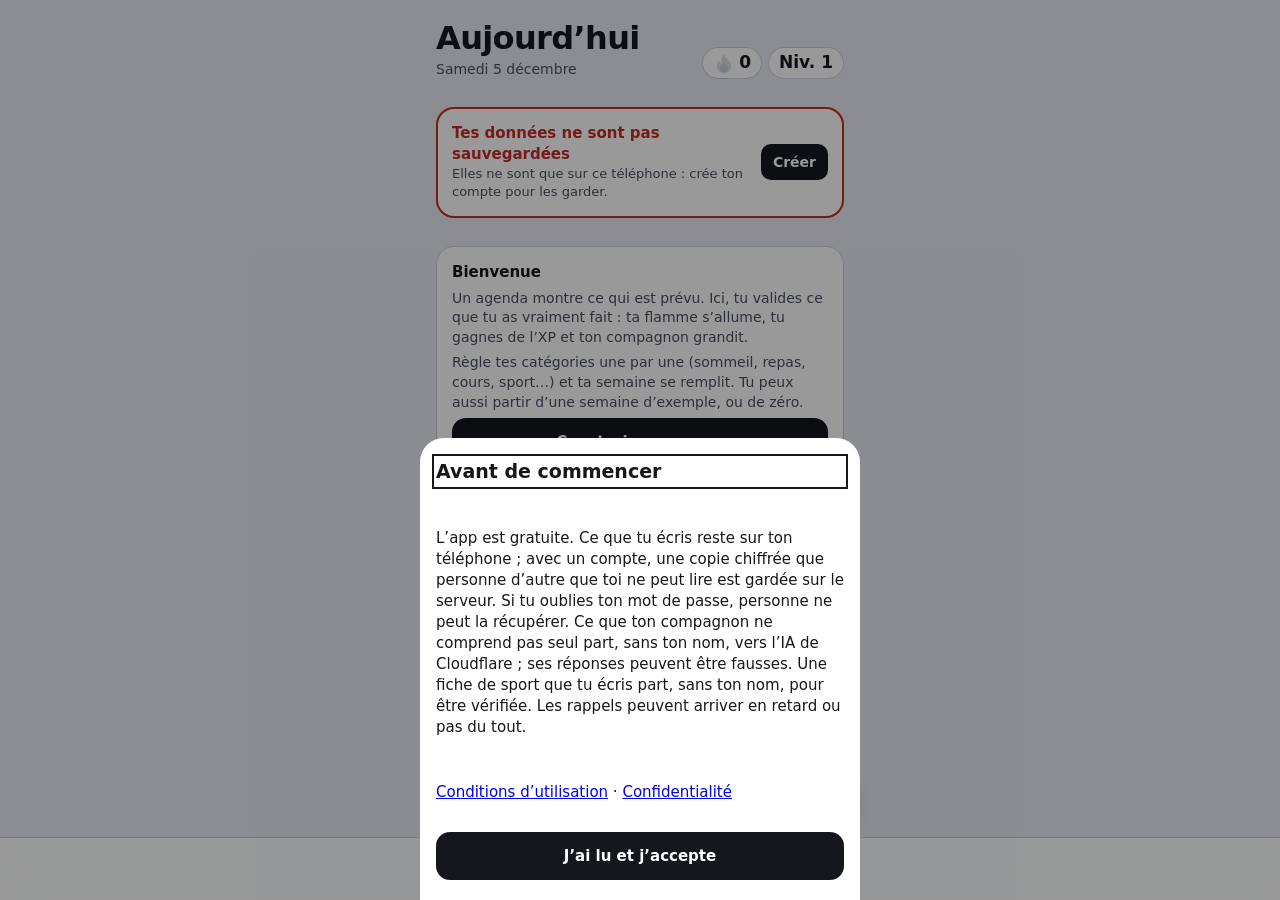
<file: index.html>
<!doctype html>
<html lang="fr">
<head>
<meta charset="utf-8">
<meta name="viewport" content="width=device-width, initial-scale=1, viewport-fit=cover">
<title>App d'organisation</title>
<link rel="manifest" href="manifest.json">
<link rel="apple-touch-icon" href="icone-180.png">
<link rel="icon" href="favicon.svg" type="image/svg+xml">
<meta name="apple-mobile-web-app-capable" content="yes">
<meta name="mobile-web-app-capable" content="yes">
<meta name="apple-mobile-web-app-title" content="Orga">
<meta name="apple-mobile-web-app-status-bar-style" content="default">
<meta name="theme-color" content="#E8EAF0" media="(prefers-color-scheme: light)">
<meta name="theme-color" content="#0B0D11" media="(prefers-color-scheme: dark)">
<!-- Sécurité : seuls les fichiers du site lui-même peuvent se charger (GitHub Pages n'envoie pas d'en-tête CSP). -->
<meta http-equiv="Content-Security-Policy" content="default-src 'self'; script-src 'self'; style-src 'self' 'unsafe-inline'; img-src 'self' data: blob:; font-src 'self'; connect-src 'self' https://orga-rappels.orgadevie.workers.dev; manifest-src 'self'; worker-src 'self'; object-src 'none'; base-uri 'none'; form-action 'none'">
<meta name="referrer" content="no-referrer">
<link rel="stylesheet" href="app.css">
</head>
<body>
<div class="chargement" id="chargement" role="status" aria-label="Chargement de l’app"><img src="icone-180.png" alt="" width="88" height="88"><b>Orga</b></div>
<main class="app">
  <section class="view" id="aujourdhui" role="tabpanel" aria-label="Aujourd’hui"></section>
  <section class="view" id="semaine" role="tabpanel" aria-label="Semaine" hidden></section>
  <section class="view" id="notes" role="tabpanel" aria-label="Notes" hidden></section>
  <section class="view" id="sport" role="tabpanel" aria-label="Sport" hidden></section>
  <section class="view" id="profil" role="tabpanel" aria-label="Profil" hidden></section>
</main>

<nav class="dock" aria-label="Onglets">
  <div class="dock-in">
    <button class="fab" data-act="plus" aria-label="Ajouter"><svg viewBox="0 0 24 24" fill="none" stroke="currentColor" stroke-width="2.4" stroke-linecap="round"><path d="M12 5v14M5 12h14"/></svg></button>
    <div class="tabs" role="tablist">
      <button class="tab" role="tab" data-v="aujourdhui" aria-selected="true"><svg viewBox="0 0 24 24" fill="none" stroke="currentColor" stroke-width="1.9" stroke-linecap="round" stroke-linejoin="round"><circle cx="12" cy="12" r="8.5"/><path d="M12 7.5V12l3 2"/></svg>Aujourd’hui</button>
      <button class="tab" role="tab" data-v="semaine" aria-selected="false"><svg viewBox="0 0 24 24" fill="none" stroke="currentColor" stroke-width="1.9" stroke-linecap="round" stroke-linejoin="round"><rect x="3.5" y="5" width="17" height="15" rx="2.5"/><path d="M3.5 9.5h17M8 3v4M16 3v4M8.5 13h1M14.5 13h1M8.5 16.5h1M14.5 16.5h1"/></svg>Semaine</button>
      <button class="tab" role="tab" data-v="notes" aria-selected="false"><svg viewBox="0 0 24 24" fill="none" stroke="currentColor" stroke-width="1.9" stroke-linecap="round" stroke-linejoin="round"><path d="M6 3.5h8.5L18 7v13.5H6z"/><path d="M9 11h6M9 14.5h6M9 18h3.5"/></svg>Notes</button>
      <button class="tab" role="tab" data-v="sport" aria-selected="false"><svg viewBox="0 0 24 24" fill="none" stroke="currentColor" stroke-width="1.9" stroke-linecap="round" stroke-linejoin="round"><path d="M6.5 7.5v9M17.5 7.5v9M3.5 10v4M20.5 10v4M6.5 12h11"/></svg>Sport</button>
      <button class="tab" role="tab" data-v="profil" aria-selected="false"><svg viewBox="0 0 24 24" fill="none" stroke="currentColor" stroke-width="1.9" stroke-linecap="round" stroke-linejoin="round"><circle cx="12" cy="8.5" r="3.5"/><path d="M5 20c1.2-3.6 4-5.5 7-5.5s5.8 1.9 7 5.5"/></svg>Profil</button>
    </div>
  </div>
</nav>

<dialog id="dlg"></dialog>
<input type="file" id="fichier" accept="application/json,.json" aria-label="Fichier à importer" hidden>
<div class="toast" id="toast" role="status" aria-live="polite" hidden></div>
<script type="module" src="app.js"></script>
</body>
</html>
</file>
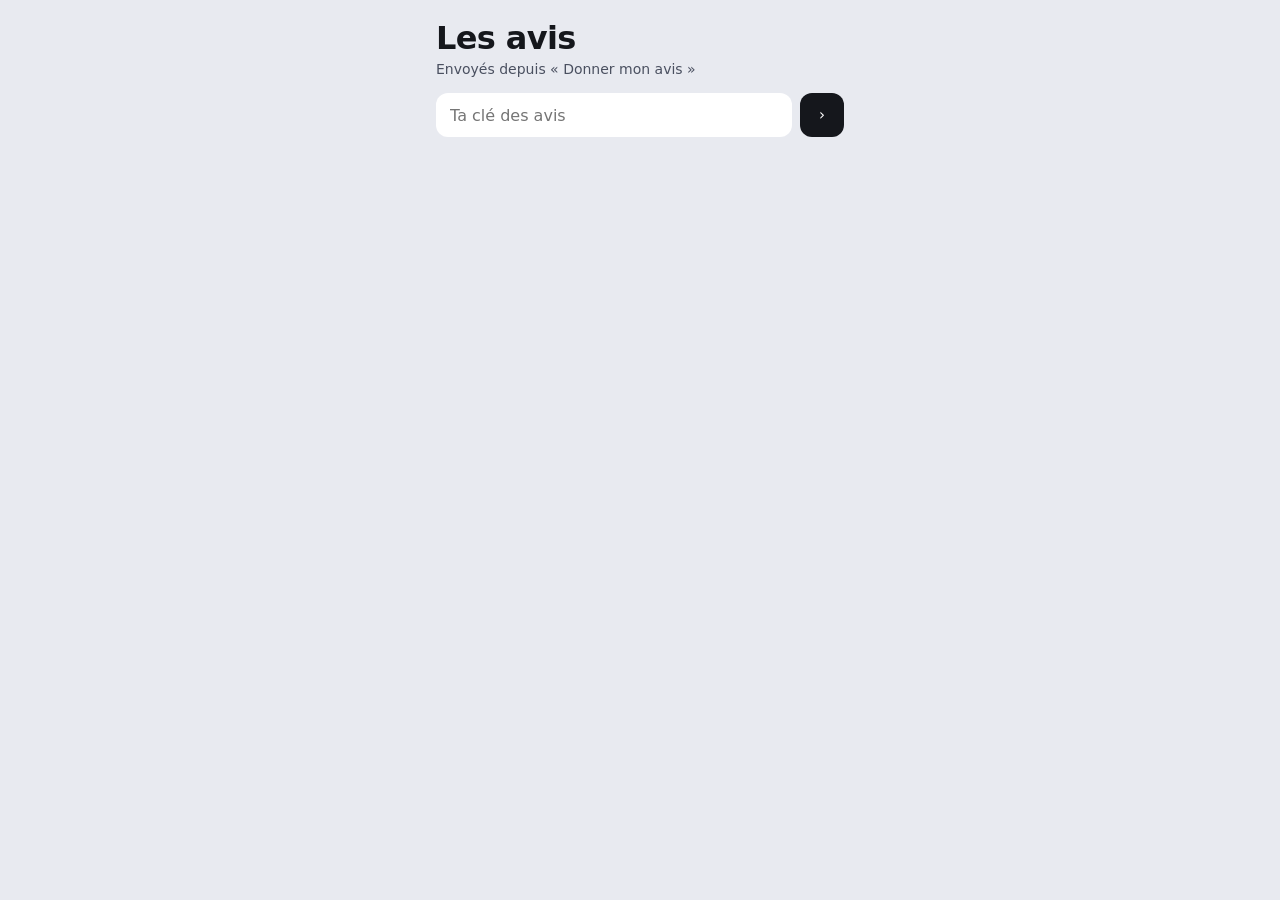
<file: avis.html>
<!doctype html>
<html lang="fr">
<head>
<meta charset="utf-8">
<meta name="viewport" content="width=device-width, initial-scale=1, viewport-fit=cover">
<title>Les avis des testeurs</title>
<meta name="robots" content="noindex">
<!-- Page pour l'autrice seulement : les avis ne s'affichent qu'avec sa clé (secret Cloudflare AVIS_CLE). -->
<meta http-equiv="Content-Security-Policy" content="default-src 'self'; script-src 'self'; style-src 'self' 'unsafe-inline'; img-src 'self'; connect-src https://orga-rappels.orgadevie.workers.dev; object-src 'none'; base-uri 'none'; form-action 'none'">
<meta name="referrer" content="no-referrer">
<link rel="stylesheet" href="app.css">
<style>
  .texte { display: flex; flex-direction: column; gap: 14px; padding-bottom: calc(40px + env(safe-area-inset-bottom, 0px)); }
  .avis-liste { display: flex; flex-direction: column; gap: 10px; }
  .avis-liste .card p { margin: 6px 0 0; white-space: pre-line; overflow-wrap: anywhere; }
  .avis-liste small { color: var(--ink-2); }
</style>
</head>
<body>
<main class="app texte">
  <header class="top"><div><h1>Les avis</h1><p>Envoyés depuis « Donner mon avis »</p></div></header>
  <form id="f" class="ajout"><input type="password" name="cle" placeholder="Ta clé des avis" aria-label="Clé des avis" autocomplete="current-password" required><button aria-label="Lire">›</button></form>
  <p id="etat" class="aide" role="status"></p>
  <div id="liste" class="avis-liste"></div>
</main>
<script type="module" src="avis.js"></script>
</body>
</html>
</file>
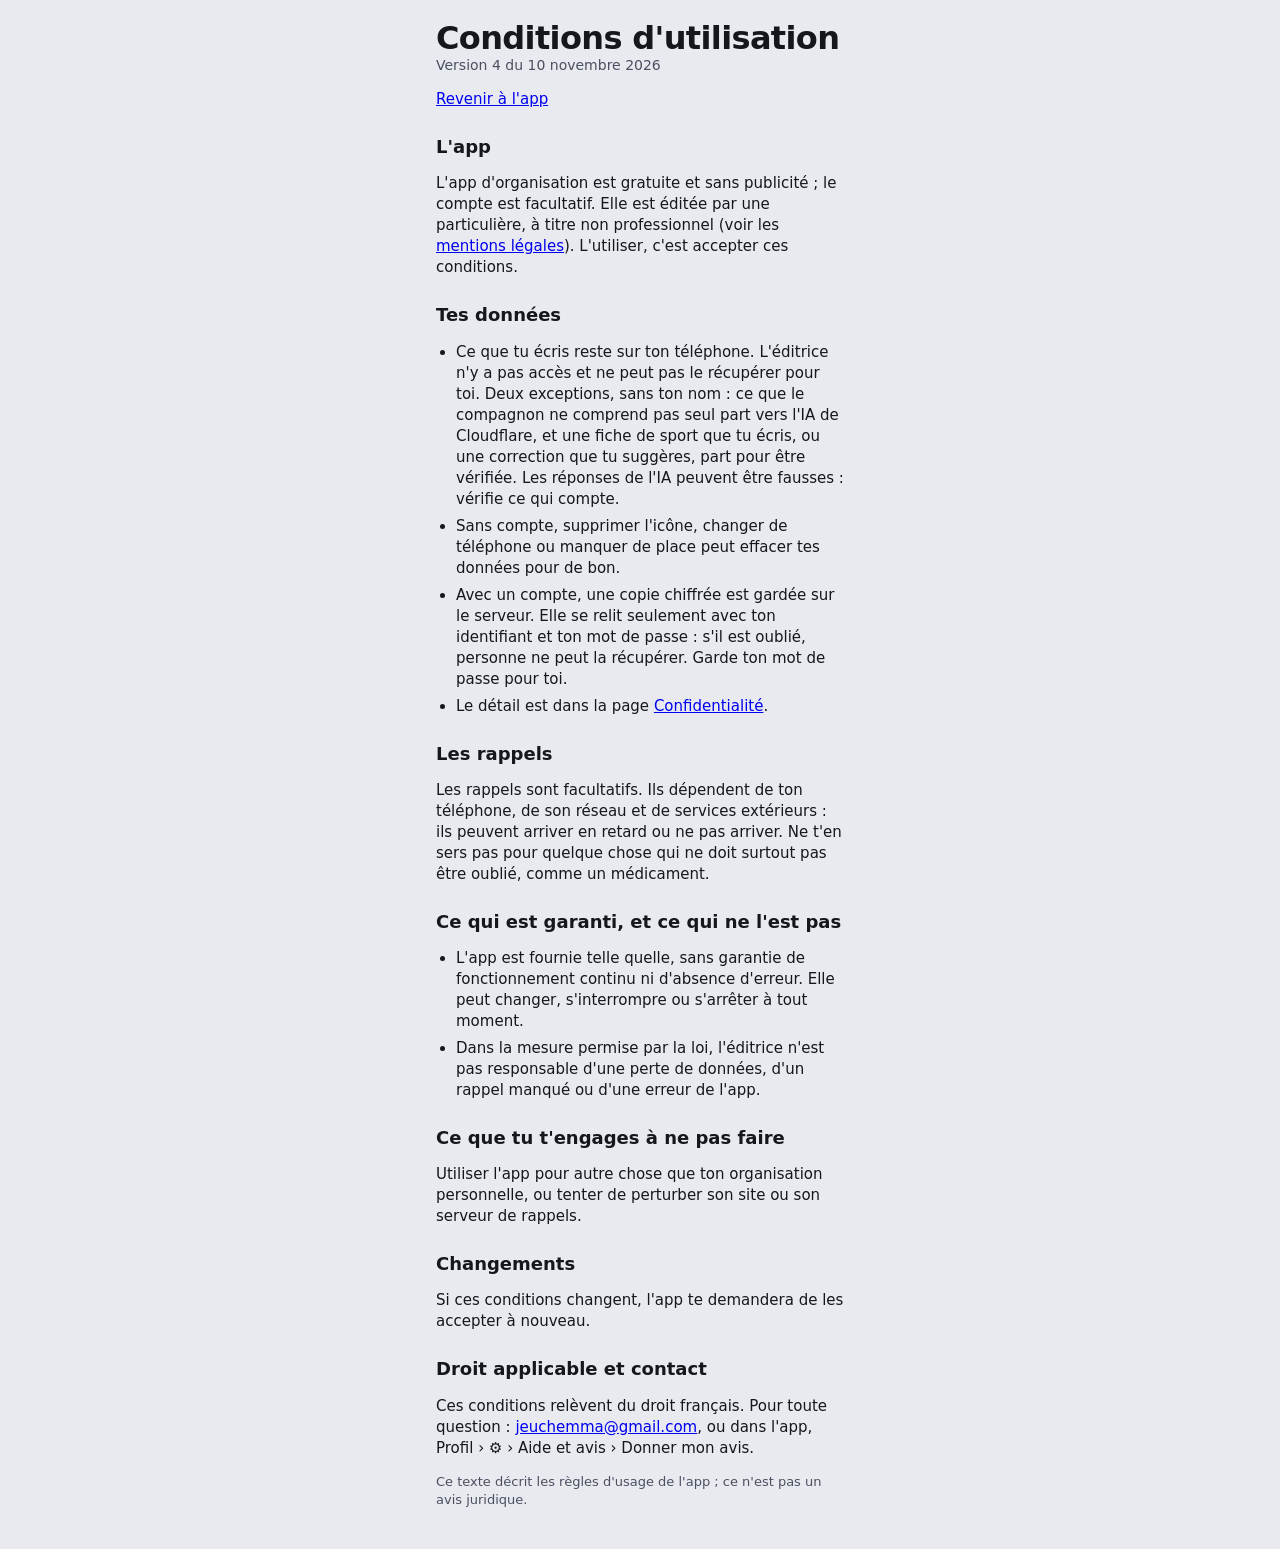
<file: conditions.html>
<!doctype html>
<html lang="fr">
<head>
<meta charset="utf-8">
<meta name="viewport" content="width=device-width, initial-scale=1, viewport-fit=cover">
<title>Conditions d'utilisation</title>
<meta http-equiv="Content-Security-Policy" content="default-src 'self'; script-src 'none'; style-src 'self' 'unsafe-inline'; img-src 'self'; object-src 'none'; base-uri 'none'; form-action 'none'">
<meta name="referrer" content="no-referrer">
<link rel="stylesheet" href="app.css">
<style>
  .texte { display: flex; flex-direction: column; gap: 14px; padding-bottom: calc(40px + env(safe-area-inset-bottom, 0px)); }
  .texte h2 { font-size: 18px; margin: 10px 0 0; }
  .texte p, .texte li { margin: 0; max-width: 65ch; }
  .texte ul { margin: 0; padding-left: 20px; display: flex; flex-direction: column; gap: 6px; }
</style>
</head>
<body>
<main class="app texte">
  <header class="top"><div><h1>Conditions d'utilisation</h1><p>Version 4 du 10 novembre 2026</p></div></header>
  <p><a href="./">Revenir à l'app</a></p>

  <h2>L'app</h2>
  <p>L'app d'organisation est gratuite et sans publicité ; le compte est facultatif. Elle est éditée par une particulière, à titre non professionnel (voir les <a href="confidentialite.html">mentions légales</a>). L'utiliser, c'est accepter ces conditions.</p>

  <h2>Tes données</h2>
  <ul>
    <li>Ce que tu écris reste sur ton téléphone. L'éditrice n'y a pas accès et ne peut pas le récupérer pour toi. Deux exceptions, sans ton nom : ce que le compagnon ne comprend pas seul part vers l'IA de Cloudflare, et une fiche de sport que tu écris, ou une correction que tu suggères, part pour être vérifiée. Les réponses de l'IA peuvent être fausses : vérifie ce qui compte.</li>
    <li>Sans compte, supprimer l'icône, changer de téléphone ou manquer de place peut effacer tes données pour de bon.</li>
    <li>Avec un compte, une copie chiffrée est gardée sur le serveur. Elle se relit seulement avec ton identifiant et ton mot de passe : s'il est oublié, personne ne peut la récupérer. Garde ton mot de passe pour toi.</li>
    <li>Le détail est dans la page <a href="confidentialite.html">Confidentialité</a>.</li>
  </ul>

  <h2>Les rappels</h2>
  <p>Les rappels sont facultatifs. Ils dépendent de ton téléphone, de son réseau et de services extérieurs : ils peuvent arriver en retard ou ne pas arriver. Ne t'en sers pas pour quelque chose qui ne doit surtout pas être oublié, comme un médicament.</p>

  <h2>Ce qui est garanti, et ce qui ne l'est pas</h2>
  <ul>
    <li>L'app est fournie telle quelle, sans garantie de fonctionnement continu ni d'absence d'erreur. Elle peut changer, s'interrompre ou s'arrêter à tout moment.</li>
    <li>Dans la mesure permise par la loi, l'éditrice n'est pas responsable d'une perte de données, d'un rappel manqué ou d'une erreur de l'app.</li>
  </ul>

  <h2>Ce que tu t'engages à ne pas faire</h2>
  <p>Utiliser l'app pour autre chose que ton organisation personnelle, ou tenter de perturber son site ou son serveur de rappels.</p>

  <h2>Changements</h2>
  <p>Si ces conditions changent, l'app te demandera de les accepter à nouveau.</p>

  <h2>Droit applicable et contact</h2>
  <p>Ces conditions relèvent du droit français. Pour toute question : <a href="mailto:jeuchemma@gmail.com">jeuchemma@gmail.com</a>, ou dans l'app, Profil › ⚙ › Aide et avis › Donner mon avis.</p>
  <p class="aide">Ce texte décrit les règles d'usage de l'app ; ce n'est pas un avis juridique.</p>
</main>
</body>
</html>
</file>
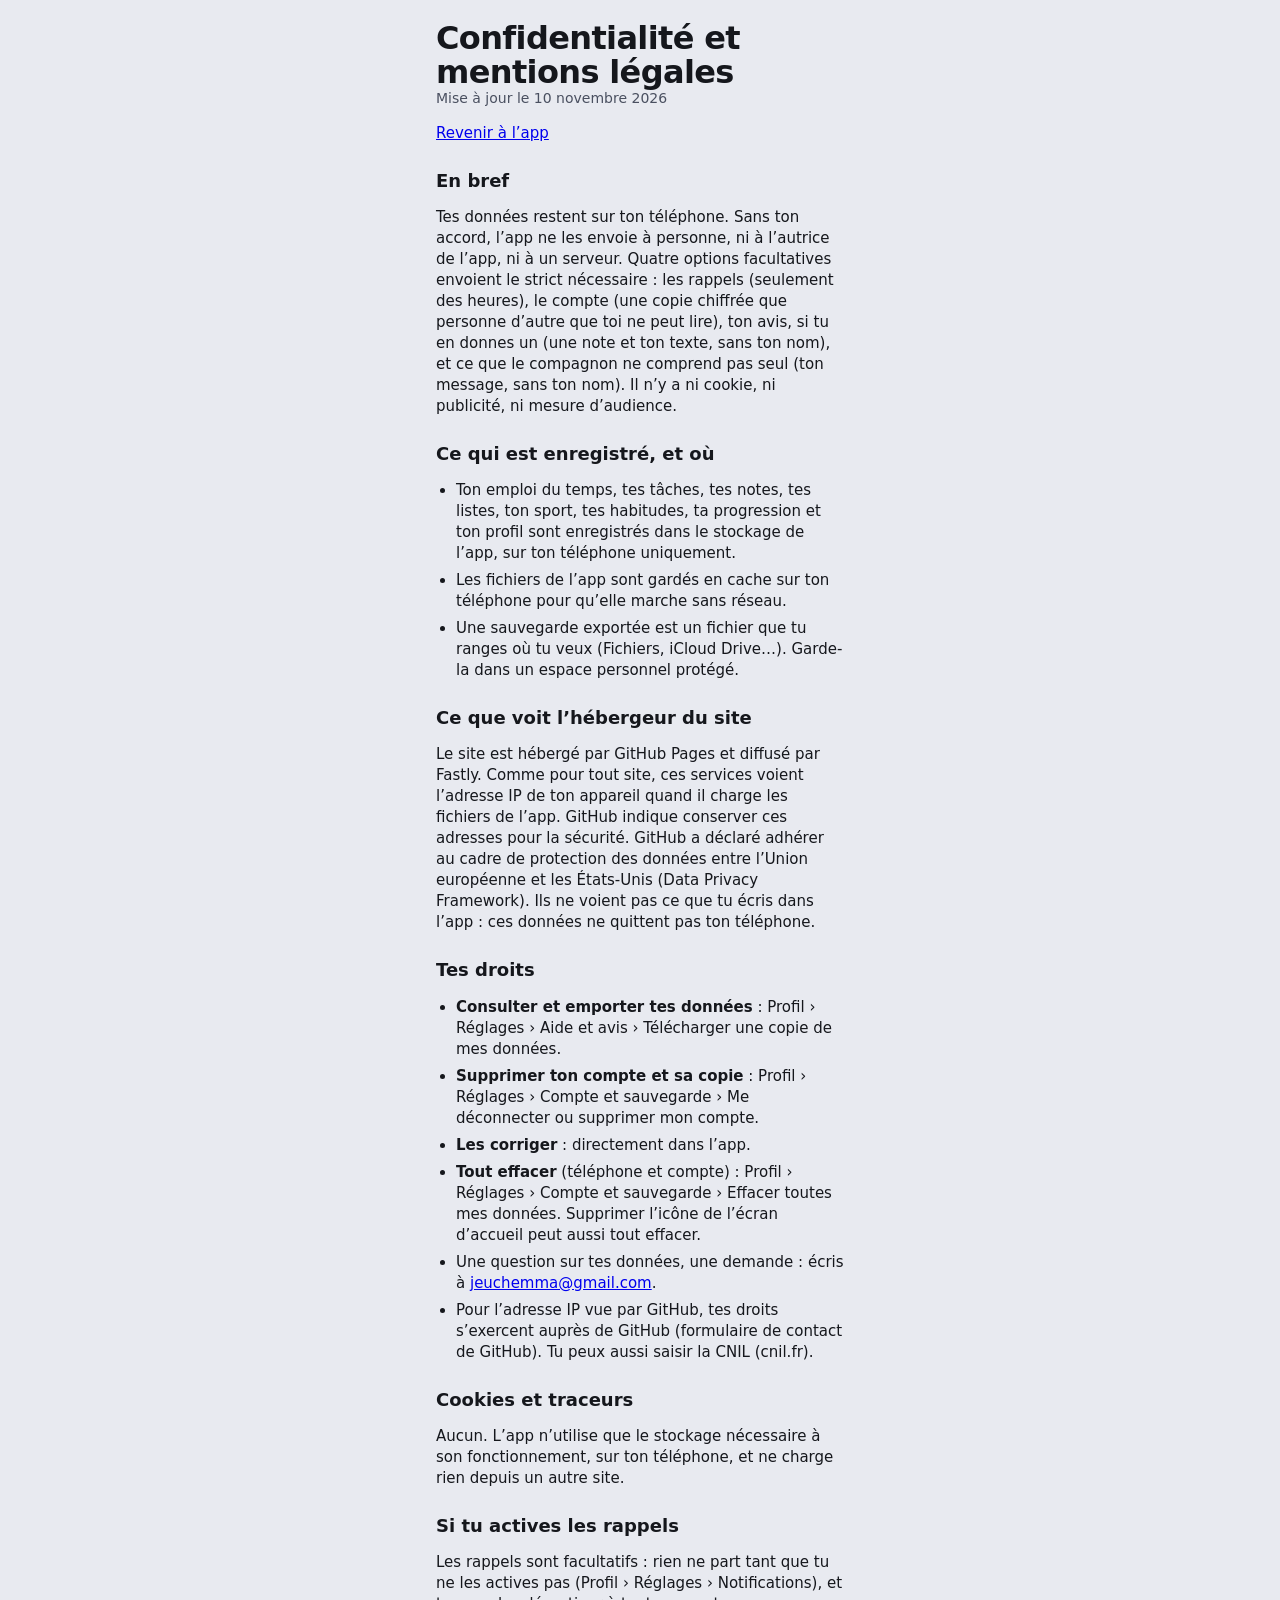
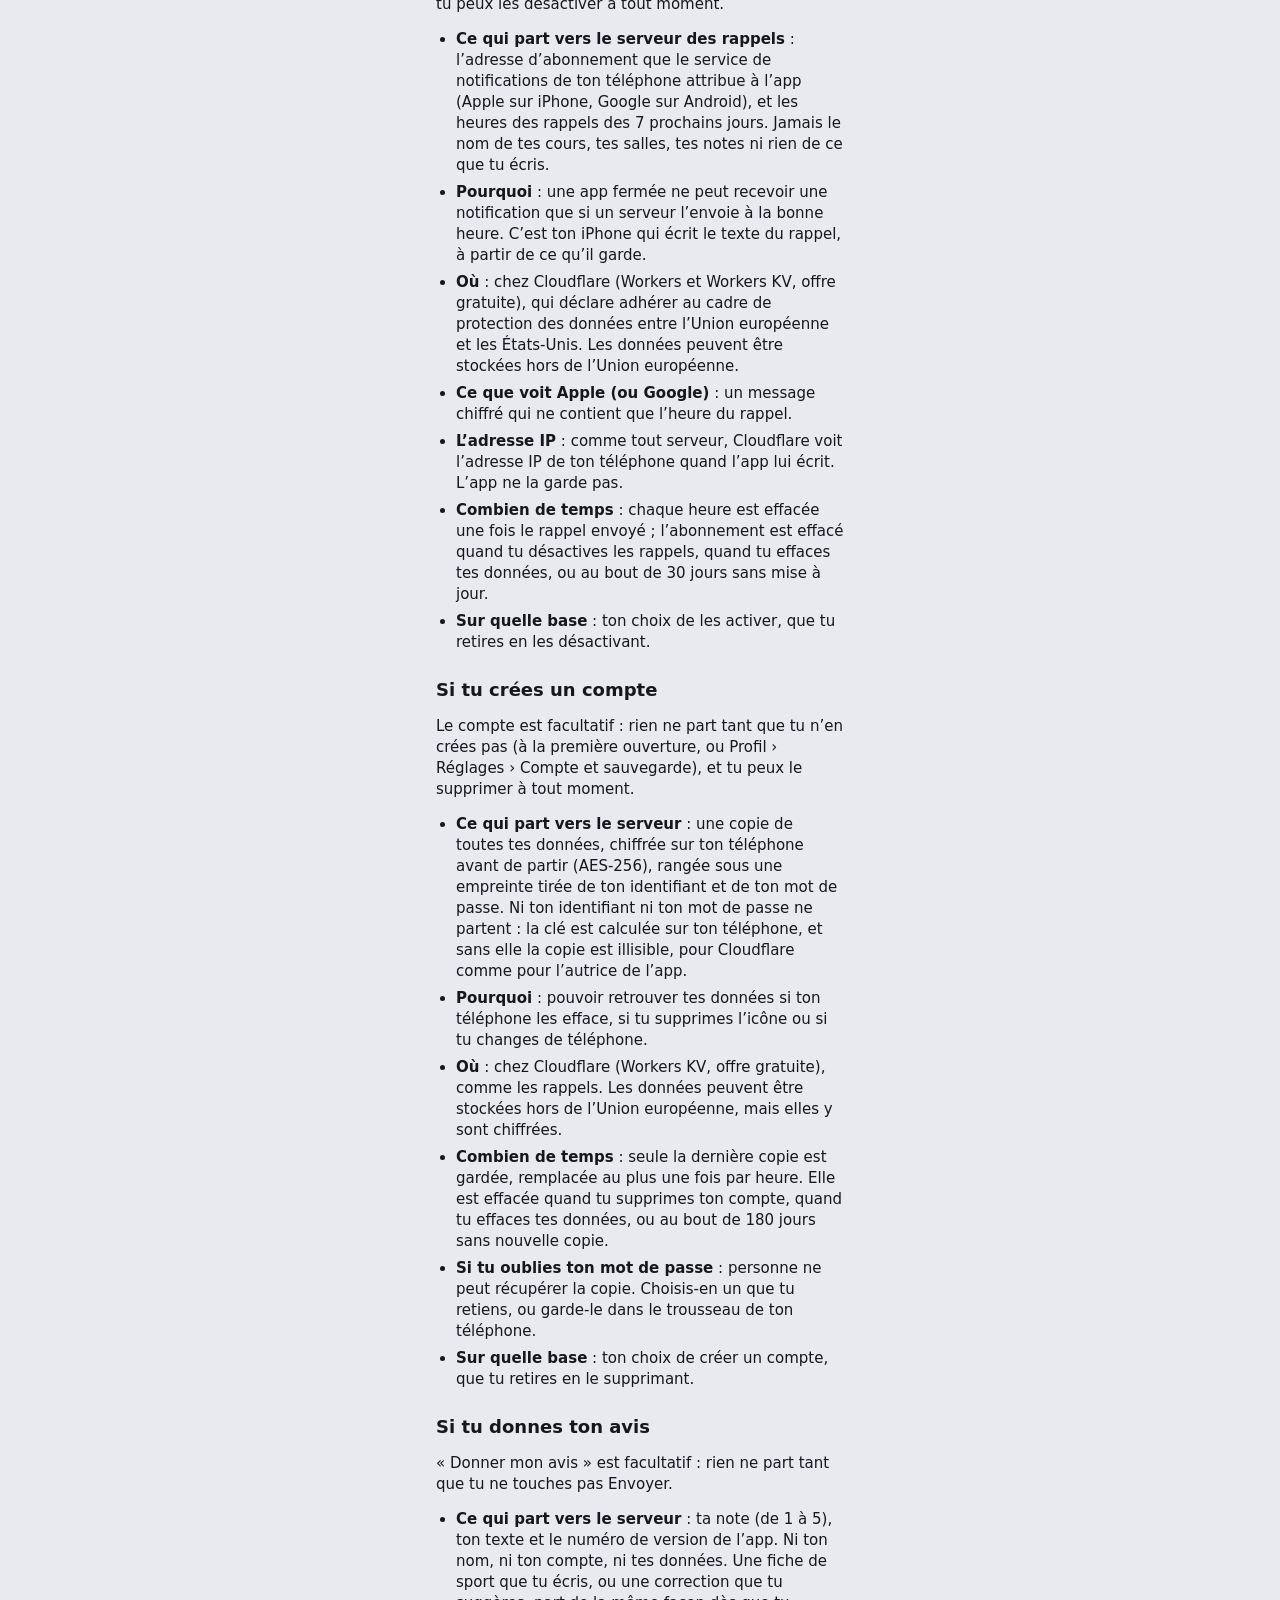
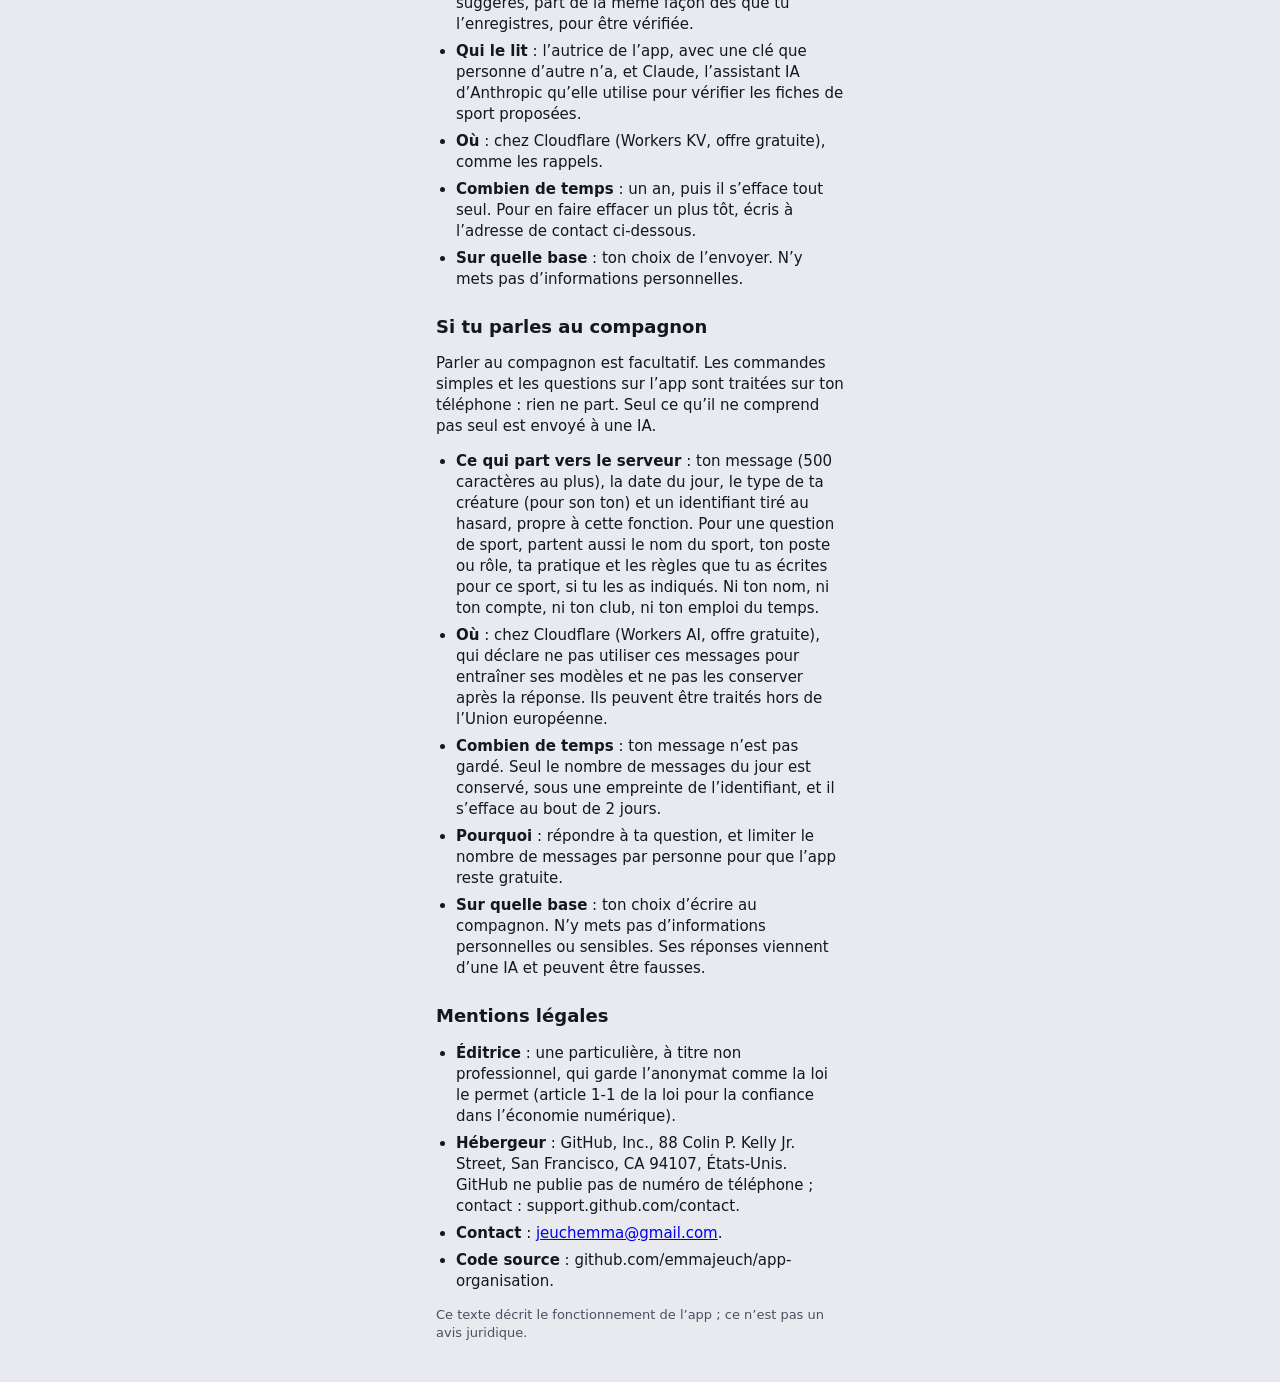
<file: confidentialite.html>
<!doctype html>
<html lang="fr">
<head>
<meta charset="utf-8">
<meta name="viewport" content="width=device-width, initial-scale=1, viewport-fit=cover">
<title>Confidentialité et mentions légales</title>
<meta http-equiv="Content-Security-Policy" content="default-src 'self'; script-src 'none'; style-src 'self' 'unsafe-inline'; img-src 'self'; object-src 'none'; base-uri 'none'; form-action 'none'">
<meta name="referrer" content="no-referrer">
<link rel="stylesheet" href="app.css">
<style>
  .texte { display: flex; flex-direction: column; gap: 14px; padding-bottom: calc(40px + env(safe-area-inset-bottom, 0px)); }
  .texte h2 { font-size: 18px; margin: 10px 0 0; }
  .texte p, .texte li { margin: 0; max-width: 65ch; }
  .texte ul { margin: 0; padding-left: 20px; display: flex; flex-direction: column; gap: 6px; }
</style>
</head>
<body>
<main class="app texte">
  <header class="top"><div><h1>Confidentialité et mentions légales</h1><p>Mise à jour le 10 novembre 2026</p></div></header>
  <p><a href="./">Revenir à l’app</a></p>

  <h2>En bref</h2>
  <p>Tes données restent sur ton téléphone. Sans ton accord, l’app ne les envoie à personne, ni à l’autrice de l’app, ni à un serveur. Quatre options facultatives envoient le strict nécessaire : les rappels (seulement des heures), le compte (une copie chiffrée que personne d’autre que toi ne peut lire), ton avis, si tu en donnes un (une note et ton texte, sans ton nom), et ce que le compagnon ne comprend pas seul (ton message, sans ton nom). Il n’y a ni cookie, ni publicité, ni mesure d’audience.</p>

  <h2>Ce qui est enregistré, et où</h2>
  <ul>
    <li>Ton emploi du temps, tes tâches, tes notes, tes listes, ton sport, tes habitudes, ta progression et ton profil sont enregistrés dans le stockage de l’app, sur ton téléphone uniquement.</li>
    <li>Les fichiers de l’app sont gardés en cache sur ton téléphone pour qu’elle marche sans réseau.</li>
    <li>Une sauvegarde exportée est un fichier que tu ranges où tu veux (Fichiers, iCloud Drive…). Garde-la dans un espace personnel protégé.</li>
  </ul>

  <h2>Ce que voit l’hébergeur du site</h2>
  <p>Le site est hébergé par GitHub Pages et diffusé par Fastly. Comme pour tout site, ces services voient l’adresse IP de ton appareil quand il charge les fichiers de l’app. GitHub indique conserver ces adresses pour la sécurité. GitHub a déclaré adhérer au cadre de protection des données entre l’Union européenne et les États-Unis (Data Privacy Framework). Ils ne voient pas ce que tu écris dans l’app : ces données ne quittent pas ton téléphone.</p>

  <h2>Tes droits</h2>
  <ul>
    <li><b>Consulter et emporter tes données</b> : Profil › Réglages › Aide et avis › Télécharger une copie de mes données.</li>
    <li><b>Supprimer ton compte et sa copie</b> : Profil › Réglages › Compte et sauvegarde › Me déconnecter ou supprimer mon compte.</li>
    <li><b>Les corriger</b> : directement dans l’app.</li>
    <li><b>Tout effacer</b> (téléphone et compte) : Profil › Réglages › Compte et sauvegarde › Effacer toutes mes données. Supprimer l’icône de l’écran d’accueil peut aussi tout effacer.</li>
    <li>Une question sur tes données, une demande : écris à <a href="mailto:jeuchemma@gmail.com">jeuchemma@gmail.com</a>.</li>
    <li>Pour l’adresse IP vue par GitHub, tes droits s’exercent auprès de GitHub (formulaire de contact de GitHub). Tu peux aussi saisir la CNIL (cnil.fr).</li>
  </ul>

  <h2>Cookies et traceurs</h2>
  <p>Aucun. L’app n’utilise que le stockage nécessaire à son fonctionnement, sur ton téléphone, et ne charge rien depuis un autre site.</p>

  <h2>Si tu actives les rappels</h2>
  <p>Les rappels sont facultatifs : rien ne part tant que tu ne les actives pas (Profil › Réglages › Notifications), et tu peux les désactiver à tout moment.</p>
  <ul>
    <li><b>Ce qui part vers le serveur des rappels</b> : l’adresse d’abonnement que le service de notifications de ton téléphone attribue à l’app (Apple sur iPhone, Google sur Android), et les heures des rappels des 7 prochains jours. Jamais le nom de tes cours, tes salles, tes notes ni rien de ce que tu écris.</li>
    <li><b>Pourquoi</b> : une app fermée ne peut recevoir une notification que si un serveur l’envoie à la bonne heure. C’est ton iPhone qui écrit le texte du rappel, à partir de ce qu’il garde.</li>
    <li><b>Où</b> : chez Cloudflare (Workers et Workers KV, offre gratuite), qui déclare adhérer au cadre de protection des données entre l’Union européenne et les États-Unis. Les données peuvent être stockées hors de l’Union européenne.</li>
    <li><b>Ce que voit Apple (ou Google)</b> : un message chiffré qui ne contient que l’heure du rappel.</li>
    <li><b>L’adresse IP</b> : comme tout serveur, Cloudflare voit l’adresse IP de ton téléphone quand l’app lui écrit. L’app ne la garde pas.</li>
    <li><b>Combien de temps</b> : chaque heure est effacée une fois le rappel envoyé ; l’abonnement est effacé quand tu désactives les rappels, quand tu effaces tes données, ou au bout de 30 jours sans mise à jour.</li>
    <li><b>Sur quelle base</b> : ton choix de les activer, que tu retires en les désactivant.</li>
  </ul>

  <h2>Si tu crées un compte</h2>
  <p>Le compte est facultatif : rien ne part tant que tu n’en crées pas (à la première ouverture, ou Profil › Réglages › Compte et sauvegarde), et tu peux le supprimer à tout moment.</p>
  <ul>
    <li><b>Ce qui part vers le serveur</b> : une copie de toutes tes données, chiffrée sur ton téléphone avant de partir (AES-256), rangée sous une empreinte tirée de ton identifiant et de ton mot de passe. Ni ton identifiant ni ton mot de passe ne partent : la clé est calculée sur ton téléphone, et sans elle la copie est illisible, pour Cloudflare comme pour l’autrice de l’app.</li>
    <li><b>Pourquoi</b> : pouvoir retrouver tes données si ton téléphone les efface, si tu supprimes l’icône ou si tu changes de téléphone.</li>
    <li><b>Où</b> : chez Cloudflare (Workers KV, offre gratuite), comme les rappels. Les données peuvent être stockées hors de l’Union européenne, mais elles y sont chiffrées.</li>
    <li><b>Combien de temps</b> : seule la dernière copie est gardée, remplacée au plus une fois par heure. Elle est effacée quand tu supprimes ton compte, quand tu effaces tes données, ou au bout de 180 jours sans nouvelle copie.</li>
    <li><b>Si tu oublies ton mot de passe</b> : personne ne peut récupérer la copie. Choisis-en un que tu retiens, ou garde-le dans le trousseau de ton téléphone.</li>
    <li><b>Sur quelle base</b> : ton choix de créer un compte, que tu retires en le supprimant.</li>
  </ul>

  <h2>Si tu donnes ton avis</h2>
  <p>« Donner mon avis » est facultatif : rien ne part tant que tu ne touches pas Envoyer.</p>
  <ul>
    <li><b>Ce qui part vers le serveur</b> : ta note (de 1 à 5), ton texte et le numéro de version de l’app. Ni ton nom, ni ton compte, ni tes données. Une fiche de sport que tu écris, ou une correction que tu suggères, part de la même façon dès que tu l’enregistres, pour être vérifiée.</li>
    <li><b>Qui le lit</b> : l’autrice de l’app, avec une clé que personne d’autre n’a, et Claude, l’assistant IA d’Anthropic qu’elle utilise pour vérifier les fiches de sport proposées.</li>
    <li><b>Où</b> : chez Cloudflare (Workers KV, offre gratuite), comme les rappels.</li>
    <li><b>Combien de temps</b> : un an, puis il s’efface tout seul. Pour en faire effacer un plus tôt, écris à l’adresse de contact ci-dessous.</li>
    <li><b>Sur quelle base</b> : ton choix de l’envoyer. N’y mets pas d’informations personnelles.</li>
  </ul>

  <h2>Si tu parles au compagnon</h2>
  <p>Parler au compagnon est facultatif. Les commandes simples et les questions sur l’app sont traitées sur ton téléphone : rien ne part. Seul ce qu’il ne comprend pas seul est envoyé à une IA.</p>
  <ul>
    <li><b>Ce qui part vers le serveur</b> : ton message (500 caractères au plus), la date du jour, le type de ta créature (pour son ton) et un identifiant tiré au hasard, propre à cette fonction. Pour une question de sport, partent aussi le nom du sport, ton poste ou rôle, ta pratique et les règles que tu as écrites pour ce sport, si tu les as indiqués. Ni ton nom, ni ton compte, ni ton club, ni ton emploi du temps.</li>
    <li><b>Où</b> : chez Cloudflare (Workers AI, offre gratuite), qui déclare ne pas utiliser ces messages pour entraîner ses modèles et ne pas les conserver après la réponse. Ils peuvent être traités hors de l’Union européenne.</li>
    <li><b>Combien de temps</b> : ton message n’est pas gardé. Seul le nombre de messages du jour est conservé, sous une empreinte de l’identifiant, et il s’efface au bout de 2 jours.</li>
    <li><b>Pourquoi</b> : répondre à ta question, et limiter le nombre de messages par personne pour que l’app reste gratuite.</li>
    <li><b>Sur quelle base</b> : ton choix d’écrire au compagnon. N’y mets pas d’informations personnelles ou sensibles. Ses réponses viennent d’une IA et peuvent être fausses.</li>
  </ul>

  <h2>Mentions légales</h2>
  <ul>
    <li><b>Éditrice</b> : une particulière, à titre non professionnel, qui garde l’anonymat comme la loi le permet (article 1-1 de la loi pour la confiance dans l’économie numérique).</li>
    <li><b>Hébergeur</b> : GitHub, Inc., 88 Colin P. Kelly Jr. Street, San Francisco, CA 94107, États-Unis. GitHub ne publie pas de numéro de téléphone ; contact : support.github.com/contact.</li>
    <li><b>Contact</b> : <a href="mailto:jeuchemma@gmail.com">jeuchemma@gmail.com</a>.</li>
    <li><b>Code source</b> : github.com/emmajeuch/app-organisation.</li>
  </ul>
  <p class="aide">Ce texte décrit le fonctionnement de l’app ; ce n’est pas un avis juridique.</p>
</main>
</body>
</html>
</file>
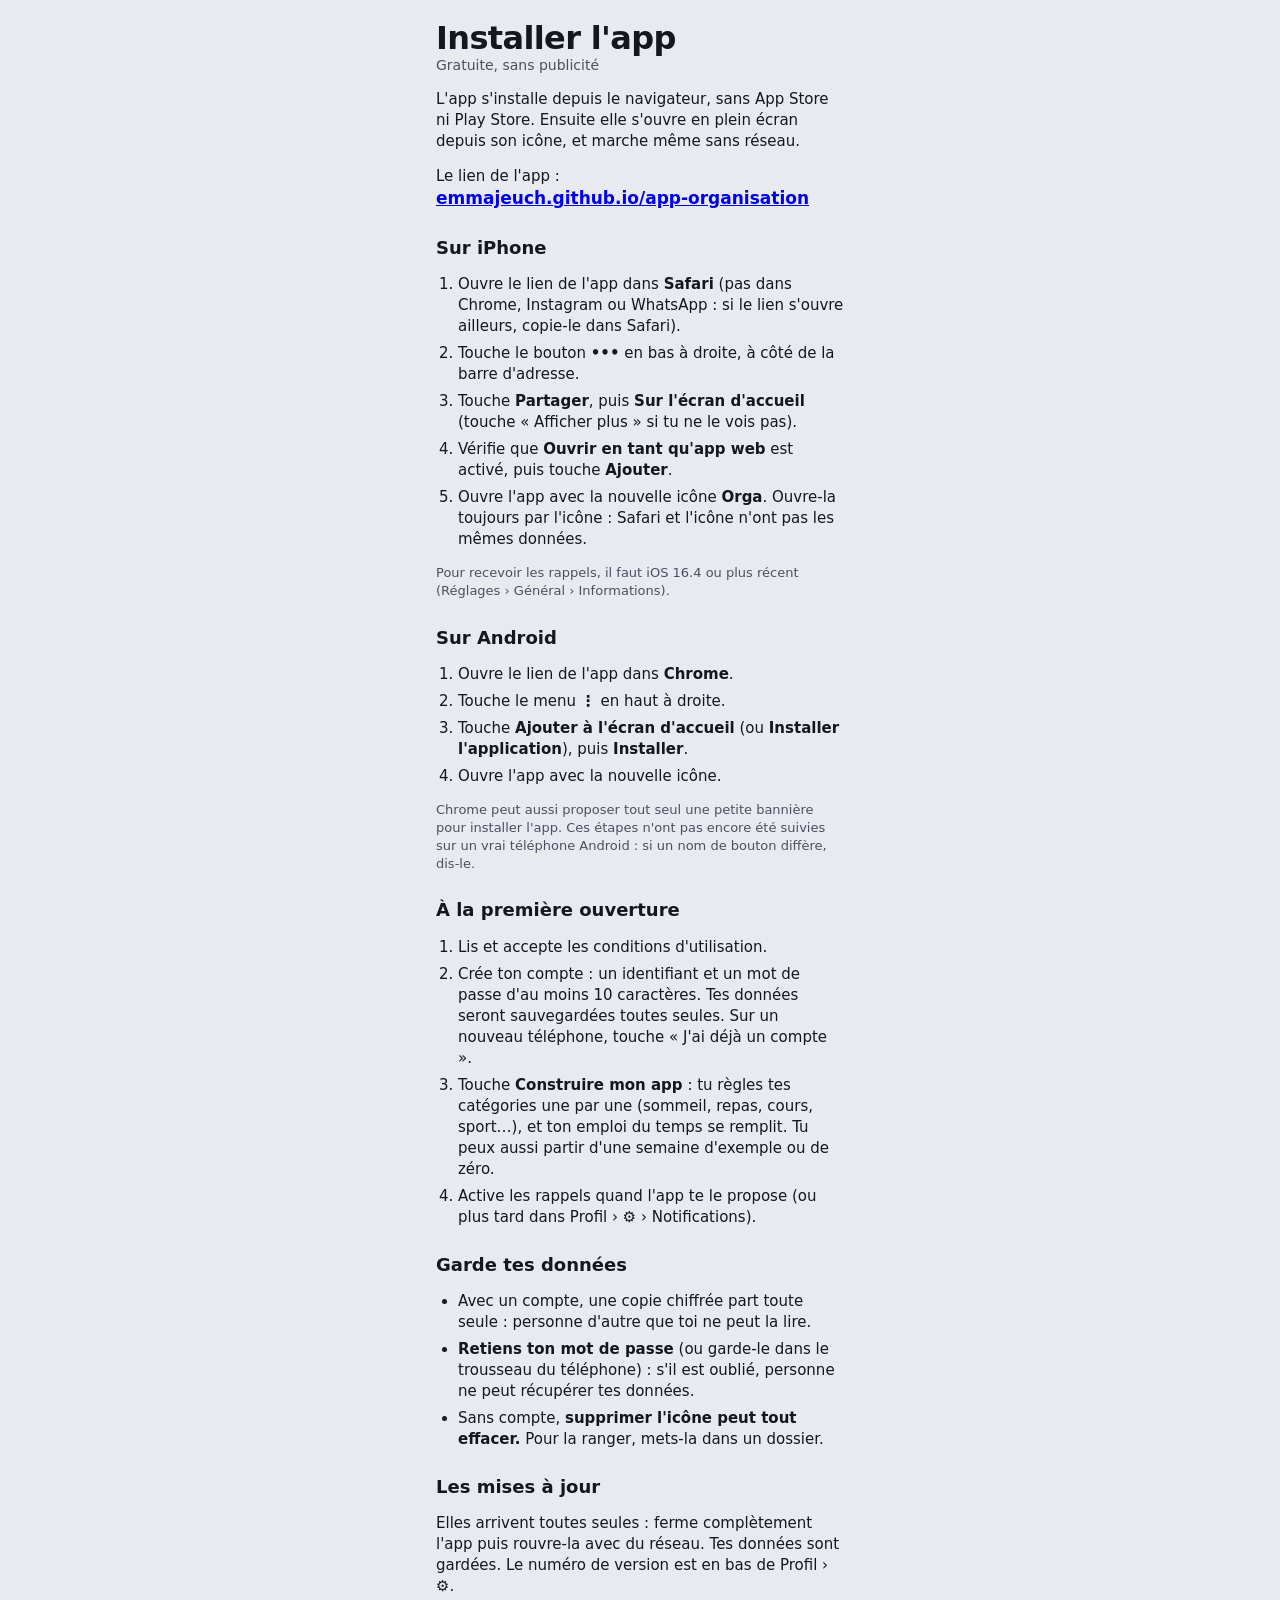
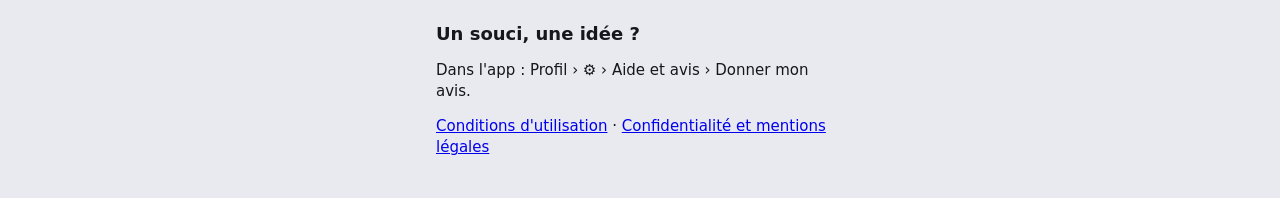
<file: installer.html>
<!doctype html>
<html lang="fr">
<head>
<meta charset="utf-8">
<meta name="viewport" content="width=device-width, initial-scale=1, viewport-fit=cover">
<title>Installer l'app d'organisation</title>
<meta http-equiv="Content-Security-Policy" content="default-src 'self'; script-src 'none'; style-src 'self' 'unsafe-inline'; img-src 'self'; object-src 'none'; base-uri 'none'; form-action 'none'">
<meta name="referrer" content="no-referrer">
<link rel="stylesheet" href="app.css">
<style>
  .texte { display: flex; flex-direction: column; gap: 14px; padding-bottom: calc(40px + env(safe-area-inset-bottom, 0px)); }
  .texte h2 { font-size: 18px; margin: 10px 0 0; }
  .texte p, .texte li { margin: 0; max-width: 65ch; }
  .texte ol, .texte ul { margin: 0; padding-left: 22px; display: flex; flex-direction: column; gap: 6px; }
  .texte .lien { font-size: 17px; font-weight: 650; word-break: break-all; }
</style>
</head>
<body>
<main class="app texte">
  <header class="top"><div><h1>Installer l'app</h1><p>Gratuite, sans publicité</p></div></header>
  <p>L'app s'installe depuis le navigateur, sans App Store ni Play Store. Ensuite elle s'ouvre en plein écran depuis son icône, et marche même sans réseau.</p>
  <p>Le lien de l'app :<br><a class="lien" href="./">emmajeuch.github.io/app-organisation</a></p>

  <h2>Sur iPhone</h2>
  <ol>
    <li>Ouvre le lien de l'app dans <b>Safari</b> (pas dans Chrome, Instagram ou WhatsApp : si le lien s'ouvre ailleurs, copie-le dans Safari).</li>
    <li>Touche le bouton <b>•••</b> en bas à droite, à côté de la barre d'adresse.</li>
    <li>Touche <b>Partager</b>, puis <b>Sur l'écran d'accueil</b> (touche « Afficher plus » si tu ne le vois pas).</li>
    <li>Vérifie que <b>Ouvrir en tant qu'app web</b> est activé, puis touche <b>Ajouter</b>.</li>
    <li>Ouvre l'app avec la nouvelle icône <b>Orga</b>. Ouvre-la toujours par l'icône : Safari et l'icône n'ont pas les mêmes données.</li>
  </ol>
  <p class="aide">Pour recevoir les rappels, il faut iOS 16.4 ou plus récent (Réglages › Général › Informations).</p>

  <h2>Sur Android</h2>
  <ol>
    <li>Ouvre le lien de l'app dans <b>Chrome</b>.</li>
    <li>Touche le menu <b>⋮</b> en haut à droite.</li>
    <li>Touche <b>Ajouter à l'écran d'accueil</b> (ou <b>Installer l'application</b>), puis <b>Installer</b>.</li>
    <li>Ouvre l'app avec la nouvelle icône.</li>
  </ol>
  <p class="aide">Chrome peut aussi proposer tout seul une petite bannière pour installer l'app. Ces étapes n'ont pas encore été suivies sur un vrai téléphone Android : si un nom de bouton diffère, dis-le.</p>

  <h2>À la première ouverture</h2>
  <ol>
    <li>Lis et accepte les conditions d'utilisation.</li>
    <li>Crée ton compte : un identifiant et un mot de passe d'au moins 10 caractères. Tes données seront sauvegardées toutes seules. Sur un nouveau téléphone, touche « J'ai déjà un compte ».</li>
    <li>Touche <b>Construire mon app</b> : tu règles tes catégories une par une (sommeil, repas, cours, sport…), et ton emploi du temps se remplit. Tu peux aussi partir d'une semaine d'exemple ou de zéro.</li>
    <li>Active les rappels quand l'app te le propose (ou plus tard dans Profil › ⚙ › Notifications).</li>
  </ol>

  <h2>Garde tes données</h2>
  <ul>
    <li>Avec un compte, une copie chiffrée part toute seule : personne d'autre que toi ne peut la lire.</li>
    <li><b>Retiens ton mot de passe</b> (ou garde-le dans le trousseau du téléphone) : s'il est oublié, personne ne peut récupérer tes données.</li>
    <li>Sans compte, <b>supprimer l'icône peut tout effacer.</b> Pour la ranger, mets-la dans un dossier.</li>
  </ul>

  <h2>Les mises à jour</h2>
  <p>Elles arrivent toutes seules : ferme complètement l'app puis rouvre-la avec du réseau. Tes données sont gardées. Le numéro de version est en bas de Profil › ⚙.</p>

  <h2>Un souci, une idée ?</h2>
  <p>Dans l'app : Profil › ⚙ › Aide et avis › Donner mon avis.</p>

  <p><a href="conditions.html">Conditions d'utilisation</a> · <a href="confidentialite.html">Confidentialité et mentions légales</a></p>
</main>
</body>
</html>
</file>
<file: app.css>
/* Une colonne de téléphone (440 px max) qui défile ; onglets et bouton + fixés en bas.
   Les couleurs des catégories (réglables) portent l'identité ; le reste est neutre. */
:root {
  /* Plus d'écart entre le fond, les cartes et les zones grises qu'avant la 1.9.12 (retour des testeurs). */
  --bg: #E8EAF0;
  --surface: #FFFFFF;
  --surface-2: #DADEE6;
  --ink: #15171C;
  --ink-2: #4A5060;
  --line: #C9CED9;
  --on-ink: #FFFFFF;
  /* La couleur du thème : boutons principaux, bouton +, onglet choisi. Classique : noir (blanc en sombre). */
  --accent: var(--ink);
  --on-accent: var(--on-ink);
  --accent-txt: var(--ink);
  --danger: #C42B27;
  --flamme: #FF9600;   /* l'orange de la flamme, quand le thème est automatique */
  --shadow: 0 8px 24px rgb(21 23 28 / .18);
  --t-dark: #15171C;
  --t-light: #FFFFFF;
  /* Polices déjà présentes sur l’appareil : rien n’est demandé à un serveur tiers. */
  --f-num: "Avenir Next Condensed", "Bahnschrift SemiBold Condensed", "Roboto Condensed", "Arial Narrow", system-ui, sans-serif;
  --f-body: -apple-system, BlinkMacSystemFont, system-ui, "Segoe UI", Roboto, sans-serif;
  --r: 18px;
  --row: 14px;
  color-scheme: light;
}
@media (prefers-color-scheme: dark) {
  :root {
    --bg: #0B0D11; --surface: #1C2028; --surface-2: #2F3542; --ink: #F1F3F7; --ink-2: #AEB5C2;
    --line: #4A5263; --on-ink: #0B0D11; --danger: #FF6B66; --shadow: 0 8px 24px rgb(0 0 0 / .5); color-scheme: dark;
  }
}
/* Thème : les variables sont posées par appliquerTheme() à partir de paletteTheme() (logique.js), qui vérifie les contrastes. */

* { box-sizing: border-box; }
html { -webkit-text-size-adjust: 100%; }
body { margin: 0; background: var(--bg); color: var(--ink); font-family: var(--f-body); font-size: 15px; line-height: 1.4; -webkit-tap-highlight-color: transparent; }
body::before { content: ""; position: fixed; inset: 0 0 auto; height: env(safe-area-inset-top, 0px); z-index: 10; background: var(--bg); }
button, input, select, textarea { font: inherit; color: inherit; }
button { background: none; border: 0; padding: 0; cursor: pointer; }
[hidden] { display: none !important; }
:focus-visible { outline: 2px solid var(--ink); outline-offset: 2px; }
/* Pas de zoom au double tap sur les commandes : un tap répond tout de suite. */
button, a, input, select, textarea, label, summary, [role="button"] { touch-action: manipulation; }
.num { font-family: var(--f-num); font-weight: 700; font-variant-numeric: tabular-nums; }
.muted { color: var(--ink-2); }

.app {
  max-width: 440px; margin: 0 auto;
  padding-left: max(16px, env(safe-area-inset-left, 0px));
  padding-right: max(16px, env(safe-area-inset-right, 0px));
  padding-block: calc(8px + env(safe-area-inset-top, 0px)) calc(130px + env(safe-area-inset-bottom, 0px));
}
.view { display: flex; flex-direction: column; gap: 28px; }
.top { display: flex; align-items: flex-end; justify-content: space-between; gap: 12px; padding-top: 14px; }
.top h1 { font-size: 32px; line-height: 1.05; letter-spacing: -.02em; margin: 0; text-wrap: balance; }
.top p { margin: 4px 0 0; color: var(--ink-2); font-size: 14px; }
.top p::first-letter { text-transform: uppercase; }

.sec { display: flex; flex-direction: column; gap: 10px; }
.sec > h2, .h2 { display: flex; justify-content: space-between; align-items: baseline; gap: 8px; font-size: 12.5px; letter-spacing: .07em; text-transform: uppercase; color: var(--ink-2); margin: 0 4px; font-weight: 600; }
.sec > h2 span, .sec > h2 .btn { letter-spacing: 0; text-transform: none; font-weight: 500; }
.sec > h2 .btn { color: var(--ink); font-weight: 650; }
.card { background: var(--surface); border-radius: var(--r); padding: 16px; }
.list { list-style: none; margin: 0; padding: 0 16px; background: var(--surface); border-radius: var(--r); }
.list > li { display: flex; align-items: center; gap: 12px; min-height: 56px; padding-block: 10px; }
.list > li + li { border-top: 1px solid var(--line); }
.list:empty { display: none; }
.txt { flex: 1; min-width: 0; display: flex; flex-direction: column; overflow-wrap: anywhere; }
.txt b { font-weight: 600; }
.txt small { color: var(--ink-2); font-size: 13px; }
.pill { font-family: var(--f-num); font-weight: 700; font-size: 15px; padding: 3px 9px; border-radius: 7px; background: var(--surface-2); white-space: nowrap; }
.x { width: 32px; height: 32px; flex-shrink: 0; border-radius: 50%; display: grid; place-items: center; color: var(--ink-2); }
.x svg { width: 16px; height: 16px; }
.vide { color: var(--ink-2); font-size: 14px; margin: 0 4px; }

.chk { appearance: none; -webkit-appearance: none; flex-shrink: 0; width: 24px; height: 24px; margin: 0; border-radius: 50%; border: 2px solid var(--line); background: var(--surface); cursor: pointer; transition: background .15s, border-color .15s; }
.chk:checked { background: var(--accent); border-color: var(--accent); box-shadow: inset 0 0 0 4px var(--surface); }
li:has(> .chk:checked) .txt b { text-decoration: line-through; color: var(--ink-2); font-weight: 500; }

.btn { height: 48px; padding: 0 18px; border-radius: 14px; font-weight: 650; display: inline-flex; align-items: center; justify-content: center; gap: 6px; }
.btn.plein { background: var(--accent); color: var(--on-accent); }
.btn.gris { background: var(--surface-2); }
.btn.rouge { color: var(--danger); }
.btn.petit { height: 36px; padding: 0 12px; border-radius: 10px; font-size: 14px; }
.rangee { display: flex; gap: 8px; flex-wrap: wrap; }
.rangee .btn { flex: 1; }

/* Ajout rapide dans une liste */
.ajout { display: flex; gap: 8px; }
.ajout input { flex: 1; min-width: 0; height: 44px; border: 0; border-radius: 12px; padding: 0 14px; background: var(--surface); font-size: 16px; }
.ajout select { max-width: 40%; height: 44px; border: 0; border-radius: 12px; padding: 0 8px; background: var(--surface); font-size: 14px; }
.ajout button { width: 44px; height: 44px; border-radius: 12px; background: var(--accent); color: var(--on-accent); display: grid; place-items: center; flex-shrink: 0; }
.ajout button svg { width: 20px; height: 20px; }

/* Maintenant */
.now { background: var(--c, var(--surface)); color: var(--t, var(--ink)); border-radius: 24px; padding: 18px 18px 16px; display: flex; flex-direction: column; gap: 6px; }
.now-label { font-size: 13px; font-weight: 600; opacity: .8; }
.now-title { font-size: 22px; font-weight: 700; letter-spacing: -.01em; line-height: 1.15; overflow-wrap: anywhere; }
.now-info { font-size: 14px; opacity: .85; }
.now-left { display: flex; align-items: baseline; gap: 8px; margin-top: 6px; font-weight: 600; }
.now-left .num { font-size: 58px; line-height: .85; }
.bar { height: 6px; border-radius: 3px; background: color-mix(in srgb, currentColor 18%, transparent); overflow: hidden; }
.bar i { display: block; height: 100%; background: currentColor; border-radius: inherit; }
.now .next { margin-top: 8px; padding-top: 12px; border-top: 1px solid color-mix(in srgb, currentColor 22%, transparent); font-size: 14px; font-weight: 600; }

/* Journée */
.day li { cursor: pointer; }
.day time { font-family: var(--f-num); font-weight: 600; font-size: 17px; width: 42px; flex-shrink: 0; color: var(--ink-2); font-variant-numeric: tabular-nums; }
.dot { width: 12px; height: 12px; border-radius: 4px; background: var(--c); flex-shrink: 0; }
.day li.actuel time, .day li.actuel b { color: var(--ink); font-weight: 700; }
.day li.passe .txt b { color: var(--ink-2); font-weight: 500; }
.valid { width: 32px; height: 32px; border-radius: 50%; border: 2px dashed var(--line); display: grid; place-items: center; flex-shrink: 0; color: transparent; }
.valid svg { width: 16px; height: 16px; }
.valid[aria-pressed="true"] { border: 0; background: var(--surface-2); color: var(--ink); }

/* Semaine */
.navsem { display: flex; gap: 6px; }
.navsem button { height: 36px; min-width: 36px; padding: 0 10px; border-radius: 10px; background: var(--surface); font-weight: 650; font-size: 14px; display: grid; place-items: center; }
.navsem svg { width: 18px; height: 18px; }
.type { display: flex; align-items: center; justify-content: space-between; gap: 12px; }
.wk { background: var(--surface); border-radius: var(--r); padding: 10px 8px 12px; -webkit-user-select: none; user-select: none; -webkit-touch-callout: none; }
.wk-head, .wk-body { display: grid; grid-template-columns: 22px repeat(var(--n, 7), minmax(0, 1fr)); gap: 3px; }
.wk-head { margin-bottom: 8px; text-align: center; }
.wk-head button { display: flex; flex-direction: column; align-items: center; border-radius: 10px; padding: 3px 0; font-family: var(--f-num); font-weight: 700; font-size: 17px; line-height: 1.1; }
.wk-head small { font-family: var(--f-body); font-size: 10.5px; font-weight: 600; color: var(--ink-2); }
.wk-head .auj { background: var(--accent); color: var(--on-accent); }
.wk-head .auj small { color: inherit; opacity: .75; }
.wk-hours, .wk-col { position: relative; height: calc(var(--rows) * var(--row)); }
.wk-hours span { position: absolute; right: 2px; top: calc(var(--s) * 2 * var(--row)); transform: translateY(-50%); font-family: var(--f-num); font-weight: 600; font-size: 11.5px; color: var(--ink-2); }
.wk-col { border-radius: 6px; background: repeating-linear-gradient(to bottom, var(--surface-2) 0 1px, transparent 1px calc(2 * var(--row))); }
.blk { position: absolute; left: 0; right: 0; top: calc(var(--s) * 2 * var(--row) + 1px); height: calc(var(--d) * 2 * var(--row) - 2px); background: var(--c); color: var(--t); border-radius: 4px; padding: 2px; font-size: 9px; line-height: 1.15; font-weight: 650; overflow: hidden; -webkit-hyphens: auto; hyphens: auto; overflow-wrap: break-word; }
.seul .blk { font-size: 13px; padding: 3px 8px; }
.blk small { display: none; }
.seul .blk small { display: block; font-weight: 500; opacity: .85; }
.blk.fantome { outline: 2px solid var(--ink); outline-offset: 1px; z-index: 2; opacity: .9; }
.blk.leve { opacity: .3; }
.nowline { position: absolute; left: -2px; right: -2px; top: calc(var(--s) * 2 * var(--row)); height: 2px; background: var(--ink); z-index: 1; pointer-events: none; }
.nowline::before { content: ""; position: absolute; left: -3px; top: -3px; width: 8px; height: 8px; border-radius: 50%; background: var(--ink); }
.legend { display: grid; grid-template-columns: repeat(2, minmax(0, 1fr)); gap: 8px 12px; list-style: none; margin: 0; padding: 0 4px; font-size: 13.5px; }
.legend li { display: flex; align-items: center; gap: 8px; min-width: 0; }
.aide { font-size: 13px; color: var(--ink-2); margin: 0 4px; }

/* Notes */
.search { display: flex; align-items: center; gap: 8px; background: var(--surface); border-radius: 14px; padding: 0 14px; height: 46px; color: var(--ink-2); }
.search svg { width: 18px; height: 18px; flex-shrink: 0; }
.search input { flex: 1; min-width: 0; border: 0; background: none; font-size: 16px; color: var(--ink); outline: none; }
.search:focus-within { outline: 2px solid var(--ink); outline-offset: 2px; }
.tags { display: flex; gap: 6px; overflow-x: auto; scrollbar-width: none; margin-inline: -4px; padding-inline: 4px; }
.tags button { flex-shrink: 0; font-size: 13.5px; font-weight: 600; padding: 6px 12px; border-radius: 999px; background: var(--surface); }
.tags button[aria-pressed="true"] { background: var(--accent); color: var(--on-accent); }
.goal-head { display: flex; justify-content: space-between; align-items: baseline; margin-bottom: 10px; }
.goal-head .num { font-size: 26px; }
details.liste { background: var(--surface); border-radius: var(--r); }
details.liste summary { list-style: none; display: flex; align-items: center; justify-content: space-between; gap: 8px; padding: 14px 16px; font-weight: 650; cursor: pointer; }
details.liste summary::-webkit-details-marker { display: none; }
details.liste summary::after { content: "›"; font-size: 20px; color: var(--ink-2); transition: transform .15s; }
details.liste[open] summary::after { transform: rotate(90deg); }
details.liste summary .pill { margin-left: auto; }
details.liste .list { padding-top: 0; }
details.liste .pied { display: flex; flex-direction: column; gap: 8px; padding: 0 12px 12px; }
details.liste .ajout input, details.liste .ajout select { background: var(--surface-2); }
.notes { display: grid; grid-template-columns: repeat(2, minmax(0, 1fr)); gap: 10px; }
.note { border-radius: var(--r); padding: 14px; background: color-mix(in srgb, var(--c, var(--surface)) 24%, var(--surface)); display: flex; flex-direction: column; gap: 6px; min-width: 0; text-align: left; overflow-wrap: anywhere; }
.note p { margin: 0; font-size: 13.5px; white-space: pre-line; display: -webkit-box; -webkit-line-clamp: 5; -webkit-box-orient: vertical; overflow: hidden; }
.note small { font-size: 12px; color: var(--ink-2); }

/* Réglages, stats */
.reglage { display: flex; align-items: center; gap: 10px; }
.reglage input[type="color"] { width: 36px; height: 36px; padding: 0; border: 0; border-radius: 10px; background: none; flex-shrink: 0; }
.reglage input[type="color"]::-webkit-color-swatch-wrapper { padding: 0; }
.reglage input[type="color"]::-webkit-color-swatch { border: 0; border-radius: 10px; }
.reglage input[type="text"] { flex: 1; min-width: 0; height: 40px; border: 0; border-radius: 10px; padding: 0 12px; background: var(--surface-2); font-size: 16px; }
.reglage select { height: 40px; border: 0; border-radius: 10px; padding: 0 10px; background: var(--surface-2); font-size: 15px; }
.stats { list-style: none; margin: 0; padding: 0; display: flex; flex-direction: column; gap: 10px; }
.stats li { display: grid; grid-template-columns: 116px minmax(0, 1fr) 50px; align-items: center; gap: 8px; font-size: 13.5px; }
.stats li > span:first-child { overflow: hidden; text-overflow: ellipsis; white-space: nowrap; }
.stats .track { height: 14px; }
.stats .track i { display: block; height: 100%; border-radius: 4px; background: var(--c); }
.stats b { font-family: var(--f-num); font-size: 16px; text-align: right; font-variant-numeric: tabular-nums; }
.bientot { display: flex; flex-direction: column; gap: 6px; }
.bientot p { margin: 0; font-size: 14px; color: var(--ink-2); }
.alerte { color: var(--danger); font-weight: 600; }

/* Barre du bas, bouton +, fenêtres, toast */
.dock {
  position: fixed; left: 0; right: 0; bottom: 0; z-index: 5;
  background: color-mix(in srgb, var(--surface) 84%, transparent);
  -webkit-backdrop-filter: blur(18px) saturate(1.5); backdrop-filter: blur(18px) saturate(1.5);
  border-top: 1px solid var(--line);
  padding: 6px max(8px, env(safe-area-inset-right, 0px)) calc(6px + env(safe-area-inset-bottom, 0px)) max(8px, env(safe-area-inset-left, 0px));
}
.dock-in { position: relative; max-width: 440px; margin: 0 auto; }
.tabs { display: grid; grid-template-columns: repeat(5, 1fr); }
.tab { display: flex; flex-direction: column; align-items: center; gap: 2px; padding: 4px 0; font-size: 10.5px; font-weight: 600; color: var(--ink-2); }
.tab svg { width: 25px; height: 25px; }
.tab[aria-selected="true"] { color: var(--accent-txt); }
.fab { position: absolute; right: 8px; bottom: calc(100% + 16px); width: 58px; height: 58px; border-radius: 50%; background: var(--accent); color: var(--on-accent); display: grid; place-items: center; box-shadow: var(--shadow); }
.fab svg { width: 26px; height: 26px; }

dialog { margin: auto auto 0; width: min(440px, 100%); max-width: 100%; max-height: 92vh; overflow-y: auto; border: 0; border-radius: 24px 24px 0 0; background: var(--surface); color: var(--ink); padding: 20px max(16px, env(safe-area-inset-right, 0px)) calc(20px + env(safe-area-inset-bottom, 0px)) max(16px, env(safe-area-inset-left, 0px)); }
dialog { overscroll-behavior: contain; }
dialog::backdrop { background: rgb(0 0 0 / .4); }
dialog h2 { margin: 0 0 14px; font-size: 19px; }
dialog form { display: flex; flex-direction: column; gap: 14px; }
.champ { display: flex; flex-direction: column; gap: 6px; font-size: 13px; font-weight: 600; color: var(--ink-2); min-width: 0; }
.champ input, .champ select, .champ textarea { height: 46px; border: 0; border-radius: 12px; padding: 0 12px; background: var(--surface-2); font-size: 16px; font-weight: 400; color: var(--ink); width: 100%; }
.champ textarea { height: auto; min-height: 96px; padding: 12px; resize: vertical; }
.champs { display: grid; grid-template-columns: repeat(3, minmax(0, 1fr)); gap: 10px; }
.coche { display: flex; align-items: center; gap: 10px; font-size: 15px; }
.cats { display: flex; flex-wrap: wrap; gap: 6px; }
.cats label { position: relative; }
.cats input { position: absolute; opacity: 0; inset: 0; }
.cats span { display: inline-flex; align-items: center; gap: 6px; height: 34px; padding: 0 12px; border-radius: 999px; background: var(--surface-2); font-size: 14px; font-weight: 600; }
.cats input:checked + span { background: var(--c); color: var(--t); }
.cats input:focus-visible + span { outline: 2px solid var(--ink); outline-offset: 2px; }
.cats .sans { --c: var(--ink); --t: var(--on-ink); }
.opts { display: grid; grid-template-columns: repeat(2, minmax(0, 1fr)); gap: 10px; }
.opts button { display: flex; flex-direction: column; align-items: flex-start; gap: 6px; padding: 14px 12px; border-radius: 16px; background: var(--surface-2); text-align: left; }
.opts svg { width: 24px; height: 24px; }
.opts small { font-size: 12px; color: var(--ink-2); line-height: 1.3; }
.liens { display: flex; flex-direction: column; gap: 6px; }
.liens button { text-align: left; padding: 10px 12px; border-radius: 12px; background: var(--surface-2); font-size: 14px; }
/* V1.2 : tâches, projets, habitudes, sport */
.pill.retard { background: color-mix(in srgb, var(--danger) 16%, var(--surface)); color: var(--danger); }
.prio { display: inline-block; width: 8px; height: 8px; border-radius: 50%; background: var(--danger); margin-right: 6px; vertical-align: middle; }
.ajout input[type="date"] { flex: 0 0 auto; width: 8.6em; font-size: 15px; }
dialog .ajout input, dialog .ajout select { background: var(--surface-2); }
.habits { display: flex; flex-wrap: wrap; gap: 8px; }
.habit { height: 38px; padding: 0 14px; border-radius: 999px; background: var(--surface); font-weight: 600; font-size: 14px; display: inline-flex; align-items: center; gap: 6px; }
.habit svg { width: 16px; height: 16px; display: none; }
.habit small { font-weight: 500; opacity: .75; }
.habit[aria-pressed="true"] { background: var(--accent); color: var(--on-accent); }
.habit[aria-pressed="true"] svg { display: block; }
.regs { display: grid; grid-template-columns: repeat(2, minmax(0, 1fr)); gap: 10px; }
.regs .card { display: flex; flex-direction: column; gap: 10px; min-width: 0; }
.regs .kv { text-align: left; flex-direction: column; align-items: flex-start; gap: 0; }
.reg { display: grid; grid-template-columns: repeat(7, 1fr); gap: 3px; }
.reg button, .reg i { aspect-ratio: 1; border-radius: 3px; background: var(--surface-2); }
.reg button.on { background: var(--accent); }
.reg i.futur { background: transparent; box-shadow: inset 0 0 0 1px var(--surface-2); }
.kv { display: flex; justify-content: space-between; align-items: baseline; gap: 12px; }
.kv .num { font-size: 20px; }
.seance { display: flex; flex-direction: column; gap: 12px; }
.seance table { width: 100%; border-collapse: collapse; font-size: 14.5px; }
.seance td { padding: 8px 0; border-top: 1px solid var(--line); }
.seance td:last-child { text-align: right; font-family: var(--f-num); font-weight: 700; font-size: 17px; font-variant-numeric: tabular-nums; }
.chart { display: flex; flex-direction: column; gap: 10px; }
.chart svg { width: 100%; height: auto; display: block; font-family: var(--f-num); font-size: 11px; }
.ch-grid { stroke: var(--line); stroke-width: 1; }
.ch-lab { fill: var(--ink-2); }
.ch-line { fill: none; stroke: var(--ink); stroke-width: 2.5; stroke-linejoin: round; stroke-linecap: round; }
.ch-end { fill: var(--c-sport, #B5DF2B); stroke: var(--ink); stroke-width: 2; }
select.choix { height: 40px; border: 0; border-radius: 10px; padding: 0 10px; background: var(--surface-2); font-size: 15px; align-self: flex-start; max-width: 100%; }
.now .btn { align-self: flex-start; margin-top: 8px; background: color-mix(in srgb, currentColor 16%, transparent); color: inherit; }
.pile { display: flex; flex-direction: column; gap: 10px; }
.exo-bloc { display: flex; flex-direction: column; gap: 8px; padding: 12px; border-radius: 16px; background: var(--surface-2); }
.exo-bloc .btn { align-self: flex-start; background: var(--surface); }
.serie { display: flex; align-items: center; gap: 8px; }
.serie > .num { width: 16px; color: var(--ink-2); }
.unite { flex: 1; min-width: 0; display: flex; align-items: center; gap: 5px; font-size: 13px; color: var(--ink-2); }
.unite input { width: 100%; min-width: 0; height: 40px; border: 0; border-radius: 10px; padding: 0 10px; background: var(--surface); color: var(--ink); font-size: 16px; }
.serie .valid { color: transparent; }
.serie .valid[aria-pressed="true"] { background: var(--accent); color: var(--on-accent); }
.repos { position: sticky; top: 0; z-index: 2; display: flex; align-items: center; gap: 12px; padding: 10px 14px; border-radius: 14px; background: var(--ink); color: var(--on-ink); font-weight: 650; }
.repos .num { font-size: 28px; margin-right: auto; }
.repos .btn { background: color-mix(in srgb, var(--on-ink) 18%, transparent); color: inherit; }
.ligne-exo { display: grid; grid-template-columns: minmax(0, 1fr) 52px 64px 32px; gap: 6px; align-items: center; }
.ligne-exo select, .ligne-exo input, .etape input[name="st"] { height: 42px; min-width: 0; border: 0; border-radius: 10px; padding: 0 8px; background: var(--surface-2); color: var(--ink); font-size: 16px; }
.etape input[name="st"] { flex: 1; }
.etapes { display: flex; flex-direction: column; gap: 6px; }
.confettis { position: fixed; inset: 0; pointer-events: none; z-index: 30; overflow: hidden; }
.confettis i { position: absolute; top: -14px; width: 8px; height: 13px; border-radius: 2px; animation: tombe var(--d) ease-in forwards; }
@keyframes tombe { to { transform: translateY(105vh) rotate(var(--r)); } }
/* V1.3 : motivation */
.chips { display: flex; gap: 6px; flex-shrink: 0; }
.chip { display: inline-flex; align-items: center; gap: 4px; height: 32px; padding: 0 11px; border-radius: 999px; background: var(--surface); font-family: var(--f-num); font-weight: 700; font-size: 17px; }
.chip svg { width: 16px; height: 16px; }
.chip .flamme { width: 22px; height: 22px; }
.appel { width: 100%; text-align: left; align-items: center; outline: 2px solid var(--accent); outline-offset: -2px; }
.niveau { display: flex; flex-direction: column; gap: 10px; }
.niveau .num.big { font-size: 40px; line-height: .9; }
.xp { height: 12px; border-radius: 6px; overflow: hidden; background: var(--surface-2); }
.xp > div { display: flex; gap: 2px; height: 100%; min-width: 4px; background: var(--accent); }
.xp i { background: var(--c); }
.xp-leg { display: flex; flex-wrap: wrap; gap: 4px 12px; font-size: 12.5px; color: var(--ink-2); }
.xp-leg span { display: inline-flex; align-items: center; gap: 5px; }
.xp-leg i { width: 8px; height: 8px; border-radius: 2px; background: var(--c); }
.serie { display: flex; align-items: center; gap: 14px; }
.serie svg { width: 36px; height: 36px; flex-shrink: 0; }
.serie .num { font-size: 32px; line-height: 1; }
.jokers { margin-left: auto; text-align: right; font-size: 12.5px; color: var(--ink-2); }
.jokers b { display: block; font-family: var(--f-num); font-size: 22px; color: var(--ink); }
.collec { display: grid; grid-template-columns: repeat(4, minmax(0, 1fr)); gap: 10px; }
.fig { display: flex; flex-direction: column; align-items: center; gap: 4px; font-size: 11.5px; text-align: center; min-width: 0; }
.fig span { max-width: 100%; overflow: hidden; text-overflow: ellipsis; white-space: nowrap; }
.crea { width: 100%; aspect-ratio: 1; max-width: 100%; border-radius: 16px; background: color-mix(in srgb, var(--c) 22%, var(--surface)); display: grid; place-items: center; }
.crea i { position: relative; width: 58%; aspect-ratio: 1; background: var(--c); border-radius: 50% 50% 44% 44% / 60% 60% 40% 40%; }
.crea.forme-1 i { border-radius: 42% 58% 50% 50% / 50% 50% 50% 50%; width: 62%; aspect-ratio: 1.15; }
.crea.forme-2 i { border-radius: 50% 50% 20% 20% / 70% 70% 30% 30%; }
.crea.forme-3 i { border-radius: 30%; width: 54%; }
.crea i::before, .crea i::after { content: ""; position: absolute; top: 36%; width: 17%; aspect-ratio: 1; border-radius: 50%; background: radial-gradient(circle at 35% 35%, #fff 0 24%, #15171C 26%); }
.crea i::before { left: 25%; }
.crea i::after { right: 25%; }
.crea.rare { box-shadow: inset 0 0 0 2px var(--c); }
.crea.legendaire { box-shadow: inset 0 0 0 2px #D9A520, 0 0 14px color-mix(in srgb, #D9A520 55%, transparent); }
.crea.lock { background: transparent; border: 1.5px dashed var(--line); font-family: var(--f-num); font-size: 22px; color: var(--ink-2); }
.pill.rare { background: color-mix(in srgb, #3C8CE7 18%, var(--surface)); }
.pill.legendaire { background: #D9A520; color: #15171C; }
.medal { width: 40px; height: 40px; border-radius: 50%; display: grid; place-items: center; flex-shrink: 0; background: var(--accent); color: var(--on-accent); }
.medal svg { width: 18px; height: 18px; }
.medal.en-cours { background: var(--surface-2); color: var(--ink-2); font-family: var(--f-num); font-weight: 700; font-size: 12.5px; }
.stats li { grid-template-columns: 104px minmax(0, 1fr) 84px; }
.stats b small { font-weight: 600; color: var(--ink-2); font-size: 12.5px; }
.track.duo { position: relative; }
.track.duo i { position: absolute; left: 0; top: 0; }
.track.duo i:first-child { opacity: .28; }
.theme { height: 36px; padding: 0 14px; border-radius: 999px; background: var(--surface); font-size: 14px; font-weight: 600; display: inline-flex; align-items: center; gap: 6px; }
.theme::before { content: ""; width: 14px; height: 14px; border-radius: 50%; background: var(--c); box-shadow: 0 0 0 3px var(--fond, transparent); }
.theme[aria-pressed="true"] { outline: 3px solid var(--accent); outline-offset: -3px; }
.tirage { align-items: center; text-align: center; }
.tirage .revele { width: 140px; }
.tirage .revele .crea { animation: pop .55s cubic-bezier(.2, 1.4, .4, 1); }
.tirage .nom { font-size: 22px; }
.tirage .rangee { width: 100%; }
@keyframes pop { from { transform: scale(.2) rotate(-25deg); opacity: 0; } }
.chiffres { display: grid; grid-template-columns: repeat(2, minmax(0, 1fr)); gap: 8px; }
.chiffres div { background: var(--surface-2); border-radius: 14px; padding: 10px 12px; display: flex; flex-direction: column; }
.chiffres .num { font-size: 26px; line-height: 1; }
.chiffres small { font-size: 12.5px; color: var(--ink-2); }
dialog .list { background: var(--surface-2); }
.coche.petite { font-size: 13px; gap: 6px; flex-shrink: 0; }
.bilan-t { width: 100%; border-collapse: collapse; font-size: 14px; color: var(--ink); font-weight: 400; }
.bilan-t th { text-align: right; font-size: 12px; color: var(--ink-2); font-weight: 600; padding: 4px 0; }
.bilan-t th:first-child, .bilan-t td:first-child { text-align: left; }
.bilan-t td { padding: 7px 0; border-top: 1px solid var(--line); text-align: right; font-family: var(--f-num); font-weight: 600; font-size: 15px; font-variant-numeric: tabular-nums; }
.bilan-t td:first-child { font-family: var(--f-body); font-weight: 500; font-size: 14px; display: flex; align-items: center; gap: 8px; }
/* V1.3.1 */
.alerte-export { outline: 2px solid var(--danger); outline-offset: -2px; }
.alerte-export b { color: var(--danger); }
.version { text-align: center; margin-top: 8px; }
.toast { position: fixed; left: 50%; bottom: calc(150px + env(safe-area-inset-bottom, 0px)); transform: translateX(-50%); z-index: 20; background: var(--ink); color: var(--on-ink); padding: 10px 16px; border-radius: 999px; font-weight: 650; font-size: 14px; box-shadow: var(--shadow); max-width: calc(100% - 32px); text-align: center; animation: monte .25s ease-out; }
@keyframes monte { from { transform: translate(-50%, 10px); opacity: 0; } }
@media (prefers-reduced-motion: reduce) { *, *::before, *::after { animation: none !important; transition: none !important; } }

/* V1.4 : assistant, questionnaire, avis */
.etape-q { border: 0; margin: 0; padding: 14px; border-radius: var(--r); background: var(--surface-2); display: flex; flex-direction: column; gap: 12px; min-width: 0; }
.etape-q legend { float: left; width: 100%; padding: 0; font-weight: 700; font-size: 16px; }
.etape-q .champ input, .etape-q .champ select, .etape-q .list { background: var(--surface); }
.etape-q .list > li select { height: 36px; border: 0; border-radius: 8px; padding: 0 6px; background: var(--surface-2); font-size: 14px; }
.etape-q .cats span { background: var(--surface); }
textarea.copie { width: 100%; min-height: 160px; border: 0; border-radius: 12px; padding: 12px; background: var(--surface-2); font-size: 15px; color: var(--ink); }

/* V1.5 : sports, créatures aux couleurs du sport */
.theme .x { width: 22px; height: 22px; margin-right: -6px; }
.crea.acc { position: relative; }
.crea.acc::after { content: ""; position: absolute; }
/* Par défaut : un bandeau de sport. */
.crea.acc::after { left: 30%; right: 30%; top: 24%; height: 7%; border-radius: 4px; background: var(--ink); opacity: .85; }
.crea.acc-basket::after { left: auto; right: 10%; top: auto; bottom: 10%; width: 26%; height: auto; aspect-ratio: 1; border-radius: 50%; opacity: 1;
  background: linear-gradient(90deg, transparent 46%, #15171C 46% 54%, transparent 54%), linear-gradient(transparent 46%, #15171C 46% 54%, transparent 54%), #F08A24; }
.crea.acc-football::after { left: auto; right: 10%; top: auto; bottom: 10%; width: 26%; height: auto; aspect-ratio: 1; border-radius: 50%; opacity: 1;
  background: radial-gradient(circle, #15171C 0 22%, transparent 24%), #FFFFFF; box-shadow: inset 0 0 0 1.5px #15171C; }
.crea.acc-volley::after { left: auto; right: 10%; top: auto; bottom: 10%; width: 26%; height: auto; aspect-ratio: 1; border-radius: 50%; opacity: 1;
  background: conic-gradient(#FFD447 0 33%, #3C8CE7 0 66%, #FFFFFF 0); }
.crea.acc-sabre-laser::after { left: auto; right: 14%; top: 12%; bottom: 14%; width: 5%; height: auto; border-radius: 3px; opacity: 1; transform: rotate(24deg);
  background: linear-gradient(#7FE0FF 0 78%, #9AA1AE 78%); box-shadow: 0 0 6px #7FE0FF; }

/* V1.7 : statistiques et compagnon */
.compagnon-carte { display: flex; align-items: center; gap: 14px; width: 100%; text-align: left; }
.compagnon { width: 96px; flex-shrink: 0; display: grid; place-items: center; }
.compagnon-carte.petit .compagnon { width: 56px; }
.compagnon .crea { width: var(--taille); transition: width .4s; }
/* Un accessoire par stade : rien, un bandeau, une étoile, une couronne. */
.compagnon .crea { position: relative; }
.compagnon.stade-2 .crea::after, .compagnon.stade-3 .crea::after, .compagnon.stade-4 .crea::after { content: ""; position: absolute; left: 50%; transform: translateX(-50%); }
.compagnon.stade-2 .crea::after { top: 22%; width: 44%; height: 7%; border-radius: 4px; background: var(--ink); }
.compagnon.stade-3 .crea::after { top: 2%; width: 26%; aspect-ratio: 1; background: #FFD447; clip-path: polygon(50% 0, 61% 35%, 98% 35%, 68% 57%, 79% 91%, 50% 70%, 21% 91%, 32% 57%, 2% 35%, 39% 35%); }
.compagnon.stade-4 .crea::after { top: 0; width: 40%; height: 18%; background: #D9A520; clip-path: polygon(0 100%, 0 20%, 25% 60%, 50% 0, 75% 60%, 100% 20%, 100% 100%); }

/* V1.8 : Aujourd'hui en forme d'emploi du temps */
.jour-edt { --row: 19px; }
.jour-edt .blk { padding: 3px 38px 3px 8px; font-size: 13px; cursor: pointer; }
.jour-edt .blk small { display: block; font-size: 11px; font-weight: 500; opacity: .85; white-space: nowrap; overflow: hidden; text-overflow: ellipsis; }
.jour-edt .blk.actuel { outline: 2.5px solid var(--ink); outline-offset: 1px; z-index: 1; }
.jour-edt .blk .valid { position: absolute; right: 4px; top: 50%; transform: translateY(-50%); width: min(26px, calc(var(--d) * 2 * var(--row) - 6px)); height: min(26px, calc(var(--d) * 2 * var(--row) - 6px)); border: 2px dashed var(--t); opacity: .75; }
.jour-edt .blk .valid[aria-pressed="true"] { border-style: solid; background: color-mix(in srgb, var(--t) 22%, transparent); color: var(--t); opacity: 1; }

/* V1.9 : Réglages à part, rangés en groupes repliables */
.reglages-bouton { width: 40px; height: 40px; padding: 0; justify-content: center; }
.reglages-bouton svg { width: 22px; height: 22px; }
.retour { display: inline-flex; align-items: center; gap: 2px; min-height: 44px; padding-right: 12px; color: var(--ink-2); font-weight: 600; font-size: 15px; margin: -10px 0 -6px; }
.retour svg { width: 18px; height: 18px; }
details.groupe summary { align-items: center; }
details.groupe summary .txt small { font-weight: 500; }
.groupe-corps { display: flex; flex-direction: column; gap: 12px; padding: 0 16px 16px; }
.groupe-corps .list { background: var(--surface-2); }
.groupe-corps .reglage input[type="text"], .groupe-corps .reglage select { background: var(--surface); }
.groupe-corps .ajout input { background: var(--surface-2); }

/* V1.9.2 : petites animations (coupées si l'iPhone demande moins d'animations, voir plus haut) */
/* La flamme façon Duolingo : une flamme vive dans une autre qui ondule ; grise tant que la journée n'est pas validée */
.flamme { overflow: visible; }
.flamme path { transform-box: fill-box; transform-origin: 50% 100%; }
.flamme .f-ext { fill: var(--flamme); animation: flamme-ext 1.3s ease-in-out infinite; }
.flamme .f-int { fill: color-mix(in srgb, var(--flamme) 35%, #FFE15A); animation: flamme-int .9s ease-in-out infinite; }
.flamme.eteinte .f-ext { fill: var(--surface-2); }
.flamme.eteinte .f-int { fill: var(--line); }
.flamme.eteinte .f-ext { animation-duration: 3.2s; }
.flamme.eteinte .f-int { animation-duration: 2.4s; }
.flamme.allume { animation: allumage .9s cubic-bezier(.3, 1.6, .5, 1); filter: drop-shadow(0 0 6px var(--flamme)); }
@keyframes flamme-ext { 0%, 100% { transform: scale(1, 1) skewX(0); } 25% { transform: scale(1.12, .9) skewX(-8deg); } 50% { transform: scale(.92, 1.16) skewX(0); } 75% { transform: scale(1.1, .92) skewX(8deg); } }
@keyframes flamme-int { 0%, 100% { transform: scale(1, 1) translateY(0); } 50% { transform: scale(.78, 1.3) translateY(-14%); } }
@keyframes allumage { 0% { transform: scale(.5); } 55% { transform: scale(1.35) rotate(-8deg); } 80% { transform: scale(.95) rotate(3deg); } }
.compagnon .crea { animation: respire 3.2s ease-in-out infinite; transform-origin: 50% 100%; }
@keyframes respire { 0%, 100% { transform: translateY(0) scale(1, 1); } 50% { transform: translateY(-9%) scale(1.07, .93); } }
.crea i::before, .crea i::after { animation: cligne 5s infinite; }
@keyframes cligne { 0%, 95%, 100% { transform: scaleY(1); } 97% { transform: scaleY(.1); } }
button, .chip, .btn, [role="button"] { transition: transform .12s ease, background-color .2s; }
button:active, .chip:active, [role="button"]:active { transform: scale(.95); }
.jour-edt .blk .valid:active { transform: translateY(-50%) scale(.9); }
.reglages-bouton:active svg { transform: rotate(60deg); transition: transform .3s; }

/* Habitudes à heure dans les grilles : à droite du créneau qu'elles recouvrent */
.blk.hab { left: 45%; z-index: 1; outline: 2px solid var(--bg); }
.blk.hab.fait { opacity: .6; }
.wk:not(.jour-edt) .blk.hab { pointer-events: none; }
.jours-choix { display: flex; gap: 6px; }
.jours-choix label { flex: 1; }
.jours-choix input { position: absolute; opacity: 0; }
.jours-choix span { display: grid; place-items: center; height: 40px; border-radius: 12px; background: var(--surface); font-weight: 650; text-transform: capitalize; }
.jours-choix input:checked + span { background: var(--accent); color: var(--on-accent); }
.jours-choix input:focus-visible + span { outline: 2px solid var(--ink); }

/* V1.10 : tâches et habitudes à plusieurs jours et heures */
.horaires { display: flex; flex-direction: column; gap: 6px; }
.horaire { display: grid; grid-template-columns: minmax(0, 1fr) minmax(0, 1fr) 32px; gap: 6px; align-items: center; }
.horaire select, .horaire input { height: 42px; min-width: 0; border: 0; border-radius: 10px; padding: 0 8px; background: var(--surface-2); color: var(--ink); font-size: 16px; font-weight: 400; }
.champ .rangee .btn.petit { flex: 0 0 auto; }
/* La semaine d'une habitude dans Notes : un rond par jour */
.list > li.colonne { flex-direction: column; align-items: stretch; gap: 10px; }
.reg7 { display: grid; grid-template-columns: repeat(7, minmax(0, 1fr)); gap: 6px; }
.reg7 button, .reg7 span { height: 36px; border-radius: 50%; display: grid; place-items: center; font-family: var(--f-num); font-weight: 700; font-size: 14px; background: var(--surface-2); color: var(--ink-2); max-width: 40px; width: 100%; justify-self: center; }
.reg7 button.on { background: var(--accent); color: var(--on-accent); }
.reg7 span.futur { background: transparent; box-shadow: inset 0 0 0 1.5px var(--surface-2); }
.reg7 span.repos { background: transparent; opacity: .35; }
/* Créneaux types (dans « Ta semaine ») et construction par catégories */
.txt.gauche { text-align: left; }
.txt.gauche b { display: flex; align-items: center; gap: 8px; }
.construire > input[type="time"] { height: 46px; border: 0; border-radius: 12px; padding: 0 12px; background: var(--surface-2); font-size: 16px; color: var(--ink); }
.construire .legend { padding: 0; }
.construire p { margin: 0; }
/* Groupes repliables à la suite (Sport) */
.groupes { gap: 10px; }
/* Avis : cinq étoiles */
.etoiles { display: flex; gap: 6px; }
.etoiles label { position: relative; }
.etoiles input { position: absolute; opacity: 0; inset: 0; }
.etoiles span { display: grid; place-items: center; width: 48px; height: 48px; border-radius: 12px; background: var(--surface-2); font-size: 26px; color: var(--ink-2); }
.etoiles input:focus-visible + span { outline: 2px solid var(--ink); outline-offset: 2px; }
.etoiles[data-note="1"] label:nth-child(-n+1) span, .etoiles[data-note="2"] label:nth-child(-n+2) span, .etoiles[data-note="3"] label:nth-child(-n+3) span,
.etoiles[data-note="4"] label:nth-child(-n+4) span, .etoiles[data-note="5"] label:nth-child(-n+5) span { background: #FFD447; color: #15171C; }
/* Changer de semaine en glissant */
.wk.vient-droite { animation: vient-droite .26s cubic-bezier(.2, .9, .3, 1); }
.wk.vient-gauche { animation: vient-gauche .26s cubic-bezier(.2, .9, .3, 1); }
@keyframes vient-droite { from { transform: translateX(70%); opacity: 0; } }
@keyframes vient-gauche { from { transform: translateX(-70%); opacity: 0; } }
#semaine { overflow-x: hidden; }
/* Le compagnon qui se promène, au-dessus des onglets ; il ne bloque aucun tap */
/* V1.10.5 : plus gros, et chaque créature a son comportement (animerBalade dans app.js choisit l'action) */
.balade { position: fixed; left: 0; bottom: calc(66px + env(safe-area-inset-bottom, 0px)); width: 96px; z-index: 6; pointer-events: none; }
.balade .compagnon { width: 96px; }
.balade .sens { transform: scaleX(var(--sens, 1)); transition: transform .2s; }
.balade .bulle { position: absolute; left: 50%; bottom: 100%; transform: translateX(-50%); white-space: nowrap; font-size: 12px; font-weight: 700; color: var(--ink-2); animation: bulle 1.8s ease-in-out infinite; }
.balade .bulle:empty { display: none; }
@keyframes bulle { 0% { opacity: 0; transform: translate(-50%, 4px); } 30%, 70% { opacity: 1; } 100% { opacity: 0; transform: translate(-50%, -10px); } }
.balade.marcher .pas, .balade.flaner .pas { animation: pas .45s ease-in-out infinite alternate; }
.balade.flaner .pas { animation-duration: .8s; }
.balade.courir .pas { animation: pas .16s ease-in-out infinite alternate; }
.balade.sauter .pas { animation: saut .6s cubic-bezier(.3, 0, .4, 1) infinite; }
.balade.dormir .pas { animation: dodo 2.4s ease-in-out infinite; }
.balade.dormir .crea i::before, .balade.dormir .crea i::after { transform: scaleY(.12); animation: none; }
.balade.bailler .pas { animation: baille 2s ease-in-out infinite; }
.balade.manger .pas { animation: mache .28s ease-in-out infinite alternate; }
.balade.ecrire .pas { animation: ecrit .35s ease-in-out infinite alternate; }
.balade.bricoler .pas { animation: tape-marteau .3s ease-in infinite alternate; }
.balade.danser .pas { animation: danse .5s ease-in-out infinite alternate; }
.balade.regarder .pas { animation: regarde 2.4s ease-in-out infinite; }
.balade.flotter .pas { animation: flotte 1.8s ease-in-out infinite; }
.balade.tourner .pas { animation: tourne 1.1s linear infinite; }
.balade.rouler .pas { animation: tourne .9s linear infinite; }
.balade.briller .pas { animation: brille 1.4s ease-in-out infinite; }
@keyframes pas { from { transform: translateY(0) rotate(-4deg); } to { transform: translateY(-5px) rotate(4deg); } }
@keyframes saut { 0%, 100% { transform: translateY(0) scale(1.08, .92); } 45% { transform: translateY(-26px) scale(.95, 1.06); } }
@keyframes dodo { 0%, 100% { transform: scale(1.04, .94); } 50% { transform: scale(1, 1); } }
@keyframes baille { 0%, 100% { transform: scale(1); } 40% { transform: scale(.94, 1.12) rotate(-4deg); } }
@keyframes mache { from { transform: scale(1, 1); } to { transform: scale(1.04, .92); } }
@keyframes ecrit { from { transform: rotate(6deg); } to { transform: rotate(10deg) translateX(2px); } }
@keyframes tape-marteau { from { transform: translateY(0); } to { transform: translateY(-6px) rotate(-6deg); } }
@keyframes danse { from { transform: rotate(-12deg) translateY(0); } to { transform: rotate(12deg) translateY(-4px); } }
@keyframes regarde { 0%, 100% { transform: rotate(0); } 30% { transform: rotate(-10deg); } 60% { transform: rotate(10deg); } }
@keyframes flotte { 0%, 100% { transform: translateY(-6px); } 50% { transform: translateY(-20px); } }
@keyframes tourne { to { transform: rotate(360deg); } }
@keyframes brille { 0%, 100% { filter: drop-shadow(0 0 0 transparent); } 50% { filter: drop-shadow(0 0 10px var(--flamme)) brightness(1.15); } }
@media (prefers-reduced-motion: reduce) { .balade { display: none; } }

/* V1.10.1 : un liseré autour des cartes, listes, groupes et de la grille (retour des testeurs : plus de contraste) */
.card, .list, details.liste, .wk, .search, .note, .navsem button, .chip, .habit, .tags button, .theme { box-shadow: inset 0 0 0 1px var(--line); }
dialog .list, .groupe-corps .list { box-shadow: none; }
.btn.gris { box-shadow: inset 0 0 0 1px var(--line); }

/* V1.10.2 : quelques animations de plus, courtes ; coupées si l'iPhone demande moins d'animations */
.view.apparait { animation: apparait .28s ease-out; }
@keyframes apparait { from { opacity: 0; transform: translateY(26px) scale(.98); } }
.view.apparait .bar i, .view.apparait .xp > div { animation: remplit .7s cubic-bezier(.2, .8, .2, 1) both; transform-origin: left; }
@keyframes remplit { from { transform: scaleX(0); } }
dialog[open] { animation: monte-dlg .3s cubic-bezier(.2, .9, .3, 1); }
dialog[open]::backdrop { animation: fondu .3s ease-out; }
@keyframes monte-dlg { from { transform: translateY(110%); } 70% { transform: translateY(-2%); } }
@keyframes fondu { from { opacity: 0; } }
/* Écran de chargement : retiré par app.js dès que l'app est prête, et tout seul au bout de 10 s si elle a planté. */
.chargement { position: fixed; inset: 0; z-index: 40; display: flex; flex-direction: column; align-items: center; justify-content: center; gap: 12px; background: var(--bg); color: var(--ink); font-size: 20px; transition: opacity .25s; animation: chargement-fin .01s 10s forwards; }
.chargement img { border-radius: 20px; animation: respire 1.4s ease-in-out infinite; }
.chargement.fini { opacity: 0; pointer-events: none; }
@keyframes chargement-fin { to { visibility: hidden; } }
@media (prefers-reduced-motion: reduce) { .chargement { animation: chargement-fin .01s 10s forwards !important; } }
.tape { animation: tape .4s cubic-bezier(.3, 1.6, .5, 1); }
.jour-edt .blk .valid.tape { animation: tape-v .4s cubic-bezier(.3, 1.6, .5, 1); }
@keyframes tape { 35% { transform: scale(1.4) rotate(-6deg); } 70% { transform: scale(.92) rotate(3deg); } }
@keyframes tape-v { 0%, 100% { transform: translateY(-50%) scale(1); } 35% { transform: translateY(-50%) scale(1.5) rotate(-8deg); } 70% { transform: translateY(-50%) scale(.9); } }
.tab[aria-selected="true"] svg { animation: saut-onglet .5s cubic-bezier(.3, 1.6, .5, 1); }
@keyframes saut-onglet { 40% { transform: translateY(-8px) scale(1.25); } }
/* Un tirage attend : pastille sur l'onglet Profil */
.tab { position: relative; }
.tab.pastille::after { content: ""; position: absolute; top: 2px; left: calc(50% + 8px); width: 10px; height: 10px; border-radius: 50%; background: var(--flamme); box-shadow: 0 0 0 2px var(--surface); animation: bat 1.6s ease-in-out infinite; }
@keyframes bat { 50% { transform: scale(1.6); } }

/* Horaires jour par jour (Régler par catégories) */
.par-jour { display: flex; flex-direction: column; gap: 6px; }
.ligne-jour { display: grid; grid-template-columns: 72px 1fr 1fr; gap: 8px; align-items: end; }
.ligne-jour > span, .ligne-jour > .coche { padding-bottom: 12px; font-weight: 650; text-transform: capitalize; }
.ligne-jour .champ { font-size: 12px; }

/* Couleurs du thème en pastilles (V1.10.5) */
.pastilles { display: grid; grid-template-columns: repeat(auto-fill, minmax(40px, 1fr)); gap: 8px; }
.pastille-c { aspect-ratio: 1; border-radius: 50%; box-shadow: inset 0 0 0 1px var(--line); }
.pastille-c[aria-pressed="true"] { box-shadow: 0 0 0 3px var(--surface), 0 0 0 5px var(--ink); }
.pastille-c.auto { background: linear-gradient(135deg, #F4F5F8 50%, #0B0D11 50%); font-size: 10px; font-weight: 800; color: #FF9600; }
/* Glisser un créneau sur un moment pris : le fantôme passe en rouge */
.blk.fantome.refus { background: var(--danger); color: #fff; opacity: .85; }

/* Journées types : un bouton par jour (V1.10.5) */
.jours-type { display: grid; grid-template-columns: repeat(7, 1fr); gap: 4px; margin: 4px 0 8px; }
.jours-type button { height: 38px; border-radius: 10px; background: var(--surface-2); font-weight: 700; text-transform: capitalize; font-size: 13px; }
.jours-type button[aria-pressed="true"] { background: var(--accent); color: var(--on-accent); }

/* V1.10.6 : un + par rubrique dans Notes, à la place du gros + */
body:not([data-onglet="aujourdhui"]):not([data-onglet="semaine"]) .fab { display: none; }
.plus-sec { display: inline-grid; place-items: center; width: 30px; height: 30px; margin-left: 8px; border-radius: 50%; background: var(--accent); color: var(--on-accent); vertical-align: middle; }
.plus-sec svg { width: 18px; height: 18px; }
/* Le spectre des couleurs du thème */
.rangee-titre { display: flex; align-items: center; justify-content: space-between; gap: 8px; }
.choix-couleur { display: flex; flex-direction: column; gap: 10px; margin-top: 6px; }
.choix-couleur .nuances { position: relative; height: 150px; border-radius: 14px; touch-action: none; box-shadow: inset 0 0 0 1px var(--line);
  background: linear-gradient(to top, #000, rgb(0 0 0 / 0)), linear-gradient(to right, #fff, hsl(var(--h) 100% 50%)); }
.choix-couleur .teintes { position: relative; height: 30px; border-radius: 15px; touch-action: none; box-shadow: inset 0 0 0 1px var(--line);
  background: linear-gradient(to right, #f00, #ff0 17%, #0f0 33%, #0ff 50%, #00f 67%, #f0f 83%, #f00); }
.choix-couleur i { position: absolute; width: 28px; height: 28px; border-radius: 50%; transform: translate(-50%, -50%); pointer-events: none; box-shadow: 0 0 0 3px #fff, 0 0 0 4px rgb(0 0 0 / .35), 0 2px 8px rgb(0 0 0 / .4); }
.choix-couleur .nuances i { left: var(--sx); top: var(--vy); background: var(--c); }
.choix-couleur .teintes i { left: var(--hx); top: 50%; background: hsl(var(--h) 100% 50%); }

/* Le compagnon se touche (V1.10.7) : il réagit, ainsi qu'à ce que tu fais ; il bouscule un onglet ou le + sans les actionner */
.balade .compagnon { pointer-events: auto; cursor: pointer; -webkit-tap-highlight-color: transparent; touch-action: manipulation; }
.echanges { display: flex; flex-direction: column; gap: 8px; max-height: 45vh; overflow-y: auto; }
.echanges p { margin: 0; padding: 8px 12px; border-radius: 14px; max-width: 85%; }
.echanges .lui { background: var(--surface-2); align-self: flex-start; }
.echanges .moi { background: var(--accent); color: var(--on-accent); align-self: flex-end; }
.balade .bulle { font-size: 13px; background: var(--surface); color: var(--ink); padding: 3px 8px; border-radius: 10px; box-shadow: var(--shadow); }
.balade.reagit-touche .pas { animation: saut .45s cubic-bezier(.3, 0, .4, 1) 2; }
.balade.reagit-content .pas { animation: saut .4s cubic-bezier(.3, 0, .4, 1) 3; }
.balade.reagit-fete .pas { animation: fete 1.2s ease-in-out 2; }
.balade.reagit-surpris .pas { animation: surpris .5s ease-out; }
.balade.pousser .pas { animation: pousse .25s ease-in-out 6 alternate; }
@keyframes fete { 0% { transform: translateY(0) rotate(0); } 30% { transform: translateY(-34px) rotate(180deg); } 60% { transform: translateY(0) rotate(360deg); } 80% { transform: translateY(-12px) rotate(360deg); } 100% { transform: rotate(360deg); } }
@keyframes surpris { 30% { transform: scale(1.25, .8); } 60% { transform: translateY(-14px) scale(.9, 1.15); } }
@keyframes pousse { from { transform: rotate(0) translateX(0); } to { transform: rotate(12deg) translateX(8px); } }
.bouscule { animation: bouscule .7s cubic-bezier(.3, 1.6, .5, 1); }
@keyframes bouscule { 20% { transform: rotate(-14deg) scale(1.15); } 45% { transform: rotate(12deg) scale(1.1); } 70% { transform: rotate(-6deg); } }

/* V1.10.8 : une pastille par couleur dans les réglages ; le choix s'ouvre dans une fenêtre */
.ligne-couleur { display: flex; align-items: center; gap: 10px; }
.pastille-couleur { flex: 1; display: flex; align-items: center; gap: 12px; text-align: left; min-height: 52px; }
.pastille-couleur i { width: 40px; height: 40px; border-radius: 50%; background: var(--c); box-shadow: inset 0 0 0 1px var(--line); flex-shrink: 0; }
.pastille-couleur span { display: flex; flex-direction: column; }
.pastille-couleur small { color: var(--ink-2); }
dialog .choix-couleur { padding: 14px 14px 4px; }
dialog .choix-couleur .nuances { height: 200px; }

/* V1.10.11 : la fête du passage de niveau */
.niveau-fete { align-items: center; text-align: center; }
.niveau-fete h2 { font-size: 26px; margin: 8px 0 0; animation: apparait .5s ease-out .3s both; }
.niveau-fete .btn { width: 100%; }
.badge-niveau { display: grid; place-items: center; width: 132px; height: 132px; margin: 6px auto 0; border-radius: 50%; background: var(--flamme); color: #fff;
  box-shadow: 0 0 0 8px color-mix(in srgb, var(--flamme) 25%, transparent), 0 10px 40px color-mix(in srgb, var(--flamme) 60%, transparent);
  animation: badge-arrive .9s cubic-bezier(.3, 1.6, .5, 1), badge-brille 1.8s ease-in-out .9s infinite; }
.badge-niveau small { font-weight: 800; letter-spacing: .1em; text-transform: uppercase; font-size: 12px; margin-bottom: -18px; }
.badge-niveau b { font-family: var(--f-num); font-size: 64px; line-height: 1; }
@keyframes badge-arrive { 0% { transform: scale(0) rotate(-200deg); } 60% { transform: scale(1.25) rotate(15deg); } 100% { transform: scale(1) rotate(0); } }
@keyframes badge-brille { 50% { transform: scale(1.06); box-shadow: 0 0 0 16px color-mix(in srgb, var(--flamme) 15%, transparent), 0 10px 60px color-mix(in srgb, var(--flamme) 80%, transparent); } }

/* Perché sur le +, il ne gêne pas : on touche le bouton à travers lui (V1.10.16) */
.balade.perche .compagnon { pointer-events: none; }

/* V1.10.16 : le compagnon fête un succès au milieu de l'écran, et danse sur le badge d'un nouveau niveau */
.fete-compagnon { position: fixed; left: 50%; top: 42%; z-index: 35; transform: translate(-50%, -50%); display: flex; flex-direction: column; align-items: center; gap: 10px; pointer-events: none; }
.fete-compagnon .compagnon { width: 150px; }
.fete-saut { animation: fete-arrive .7s cubic-bezier(.3, 1.6, .5, 1), fete-bonds .6s ease-in-out .7s 3, fete-part .5s ease-in 2.9s forwards; }
.fete-bulle { display: flex; flex-direction: column; align-items: center; background: var(--surface); color: var(--ink); padding: 10px 16px; border-radius: 16px; box-shadow: var(--shadow); text-align: center; max-width: 260px;
  animation: fete-bulle .5s cubic-bezier(.3, 1.6, .5, 1) .3s both, fete-part .5s ease-in 2.9s forwards; }
.fete-bulle b { font-size: 20px; }
.fete-bulle small { color: var(--ink-2); }
@keyframes fete-arrive { from { transform: translateY(60vh) scale(.3) rotate(-90deg); } }
@keyframes fete-bonds { 0%, 100% { transform: translateY(0) rotate(0); } 40% { transform: translateY(-40px) rotate(-12deg) scale(1.08); } 70% { transform: translateY(0) rotate(10deg) scale(1.05, .92); } }
@keyframes fete-bulle { from { transform: scale(0); opacity: 0; } }
@keyframes fete-part { to { transform: translateY(-30px) scale(.6); opacity: 0; } }
.niveau-compagnon { margin-bottom: -26px; position: relative; z-index: 1; animation: fete-arrive .8s cubic-bezier(.3, 1.6, .5, 1), fete-bonds .7s ease-in-out .8s infinite; }
.niveau-compagnon .compagnon { width: 96px; }

/* V1.10.18 : de nouveaux dessins. <b> porte ce qui dépasse du corps : cornes, oreilles, antennes, ailes, bras, couronne. */
.crea { position: relative; }
.crea i { z-index: 1; }
.crea b { position: absolute; left: 50%; top: 50%; width: 58%; aspect-ratio: 1; transform: translate(-50%, -50%); pointer-events: none; }
.crea b::before, .crea b::after { content: none; position: absolute; }
.crea.forme-4 b::before, .crea.forme-4 b::after { content: ""; top: -16%; width: 20%; height: 30%; background: #F3E9D2; clip-path: polygon(50% 0, 100% 100%, 0 100%); }
.crea.forme-4 b::before { left: 18%; transform: rotate(-18deg); }
.crea.forme-4 b::after { right: 18%; transform: rotate(18deg); }
.crea.forme-5 b::before, .crea.forme-5 b::after { content: ""; top: -14%; width: 26%; height: 30%; background: color-mix(in srgb, var(--c) 80%, #000); clip-path: polygon(50% 0, 100% 100%, 0 100%); }
.crea.forme-5 b::before { left: 8%; transform: rotate(-14deg); }
.crea.forme-5 b::after { right: 8%; transform: rotate(14deg); }
.crea.forme-6 b::before, .crea.forme-6 b::after { content: ""; top: -30%; width: 16%; height: 38%;
  background: radial-gradient(circle at 50% 16%, color-mix(in srgb, var(--c) 60%, #fff) 0 22%, transparent 24%), linear-gradient(to right, transparent 44%, #15171C 44% 56%, transparent 56%) 0 30% / 100% 70% no-repeat; }
.crea.forme-6 b::before { left: 20%; transform: rotate(-12deg); }
.crea.forme-6 b::after { right: 20%; transform: rotate(12deg); }
.crea.forme-7 b::before, .crea.forme-7 b::after { content: ""; top: 6%; width: 48%; height: 58%; background: color-mix(in srgb, var(--c) 50%, #fff); opacity: .9; animation: aile .5s ease-in-out infinite alternate; }
.crea.forme-7 b::before { left: -36%; border-radius: 80% 20% 60% 40%; transform-origin: 100% 50%; }
.crea.forme-7 b::after { right: -36%; border-radius: 20% 80% 40% 60%; transform-origin: 0 50%; }
@keyframes aile { from { transform: rotate(-10deg) scaleY(1); } to { transform: rotate(10deg) scaleY(.8); } }
.crea.forme-8 i { opacity: .9; border-radius: 50% 50% 30% 30% / 62% 62% 38% 38%; box-shadow: 0 6px 14px color-mix(in srgb, var(--c) 45%, transparent); }
.crea.forme-8 b::before, .crea.forme-8 b::after { content: ""; top: 52%; width: 22%; height: 18%; border-radius: 50%; background: var(--c); opacity: .85; }
.crea.forme-8 b::before { left: -10%; transform: rotate(-30deg); }
.crea.forme-8 b::after { right: -10%; transform: rotate(30deg); }
.crea.forme-9 b::before { content: ""; top: -20%; left: 14%; width: 72%; height: 30%; background: #FFD447; clip-path: polygon(0 100%, 0 30%, 20% 70%, 35% 0, 50% 60%, 65% 0, 80% 70%, 100% 30%, 100% 100%); }
.crea.epique { box-shadow: inset 0 0 0 2px #B04CFF, 0 0 14px color-mix(in srgb, #B04CFF 55%, transparent); }
.pill.epique { background: #B04CFF; color: #fff; }
/* La promenade : voleter, tomber du + et atterrir */
.balade.voleter .pas { animation: flotte 1s ease-in-out infinite; }
.balade.tombe .pas { transform: scale(.9, 1.12) rotate(-8deg); }
.balade.atterrit .pas { animation: atterrit .6s cubic-bezier(.3, 1.6, .5, 1); }
@keyframes atterrit { 0% { transform: scale(1.35, .6); } 50% { transform: scale(.9, 1.12) translateY(-10px); } 100% { transform: scale(1); } }

/* Pas encore : une tâche qui revient avant son jour, un créneau à venir dans la relecture (V1.10.22) */
li.pas-encore .chk { opacity: .35; }
li.pas-encore .txt b { color: var(--ink-2); }
</file>
